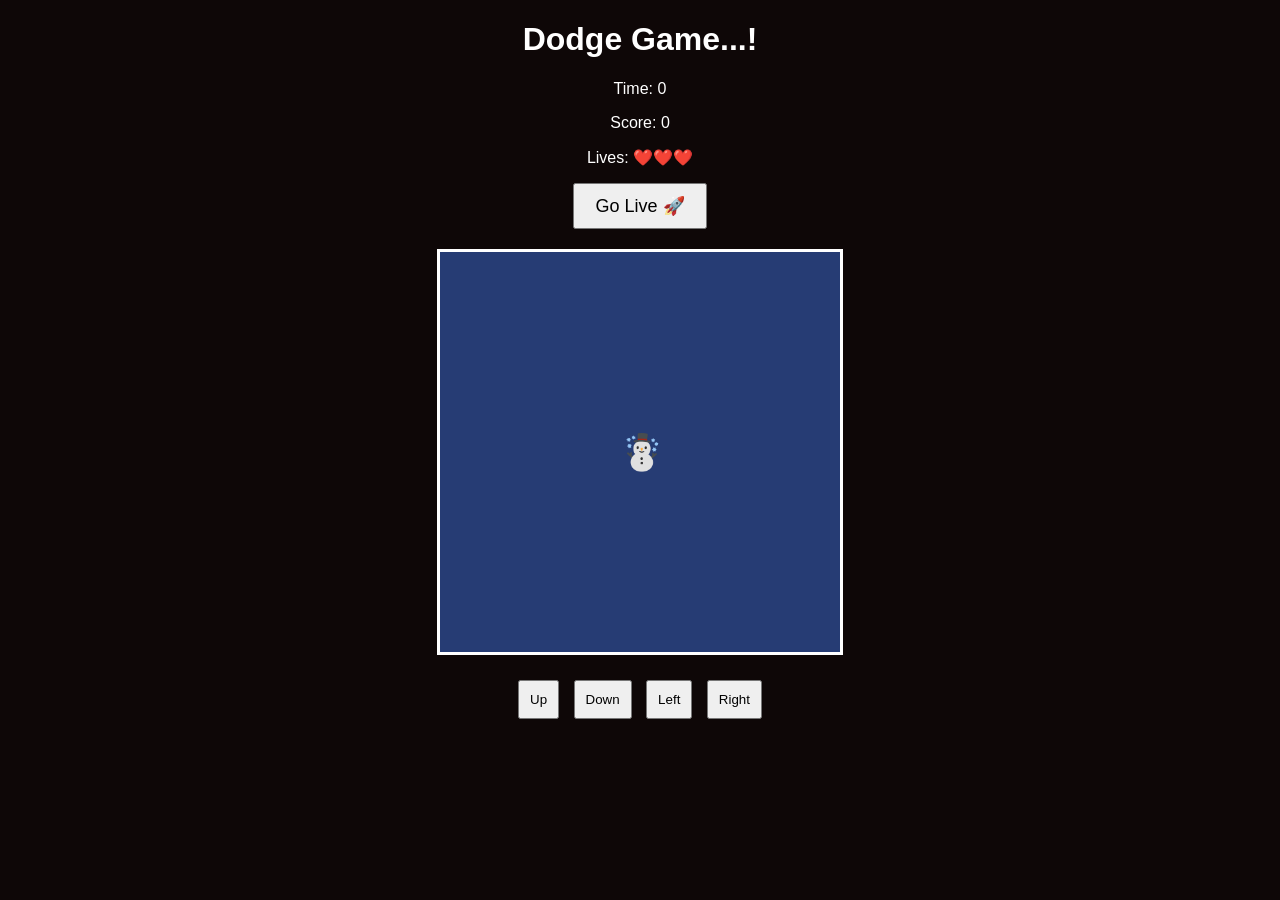
<file: game/index.html>
<!DOCTYPE html>
<html lang="en">
<head>
<meta charset="UTF-8">
<title>Dodge Game</title>
<link rel="stylesheet" href="styles.css">
</head>

<body>

<h1>Dodge Game...!</h1>
<p>Time: <span id="timer">0</span></p>
<p>Score: <span id="score">0</span></p>
<p>Lives: <span id="lives">❤️❤️❤️</span></p>

<button id="startBtn">Go Live 🚀</button>

<div id="gameArea">
    <div id="player">☃️</div>
</div>

<div id="controls">
    <button onclick="move('up')">Up</button>
    <button onclick="move('down')">Down</button>
    <button onclick="move('left')">Left</button>
    <button onclick="move('right')">Right</button>
</div>

<!-- AUDIO -->
<audio id="bgMusic" preload="auto">
     <source src="background.mp3" type="audio/mpeg">
</audio>

<audio id="collisionSound" preload="auto">
     <source src="button-2.wav" type="audio/wav">
</audio>

<script src="script.js"></script>

</body>
</html>
</file>
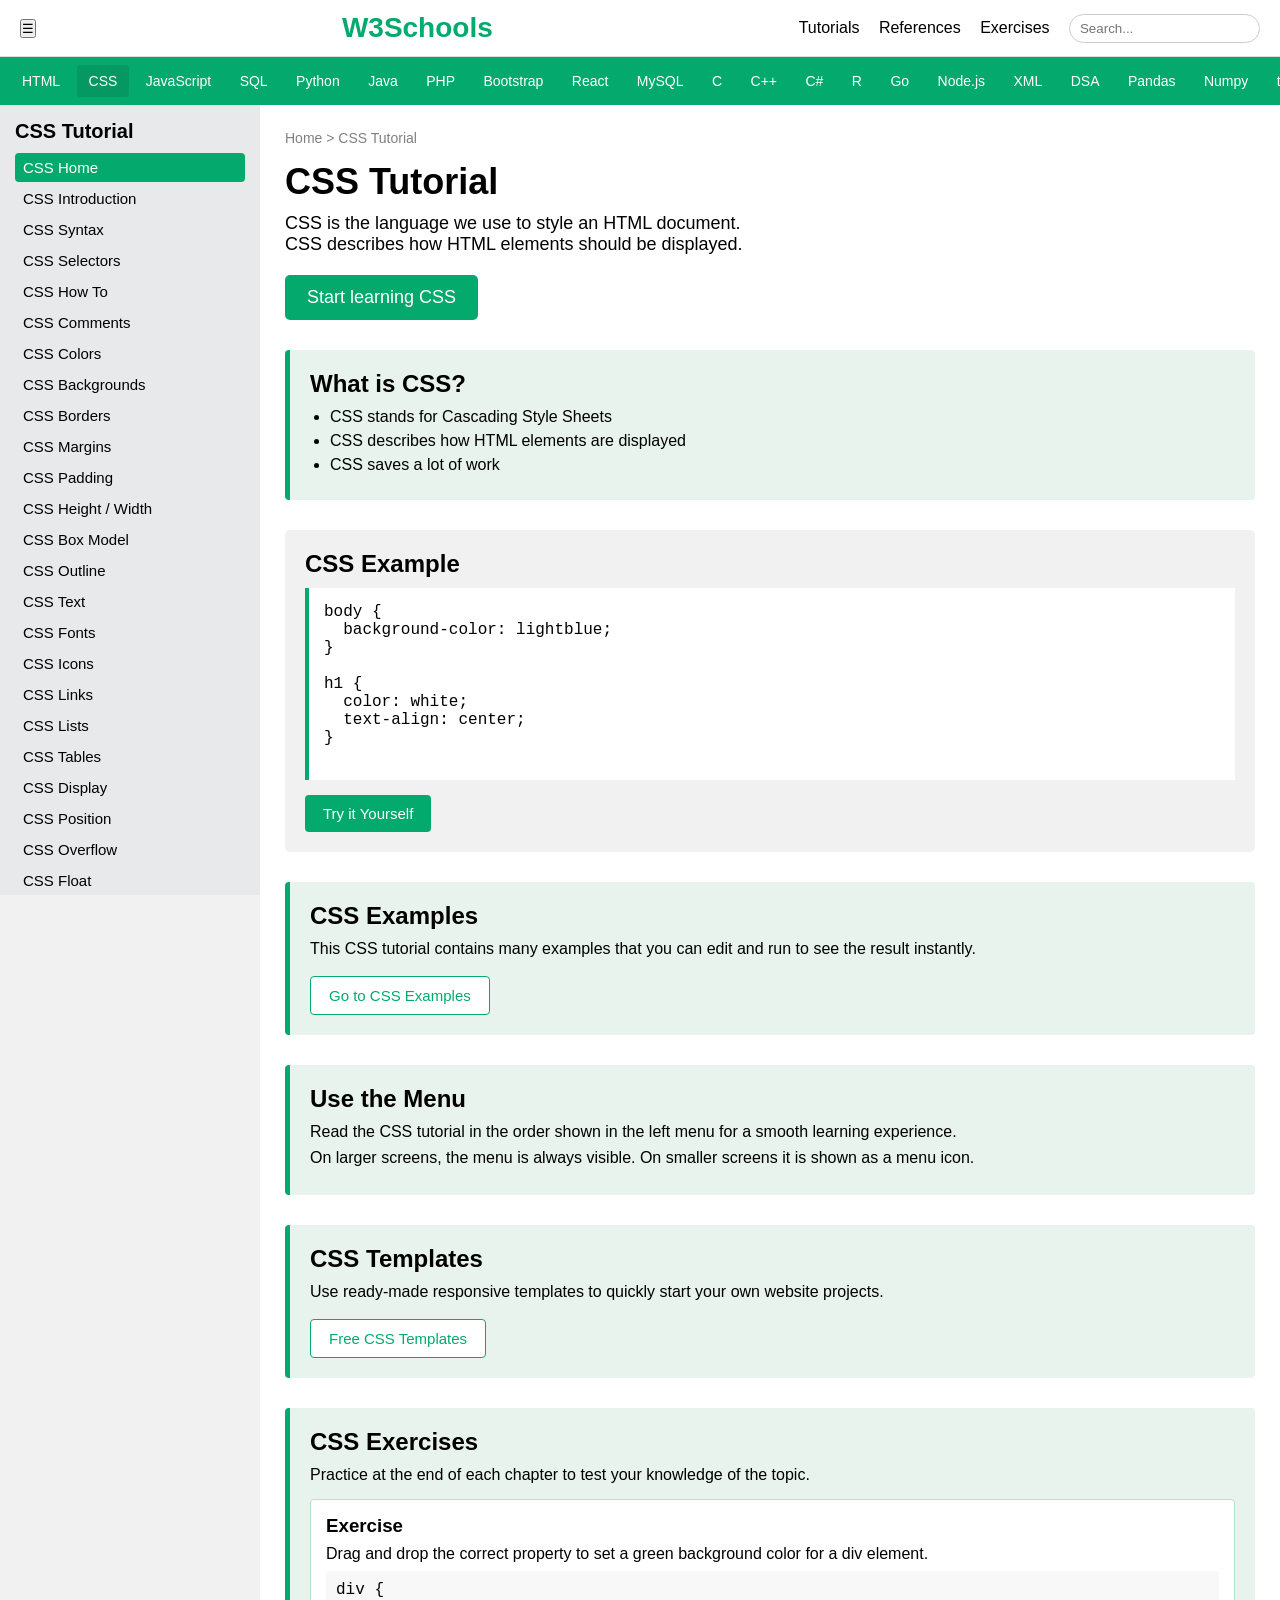
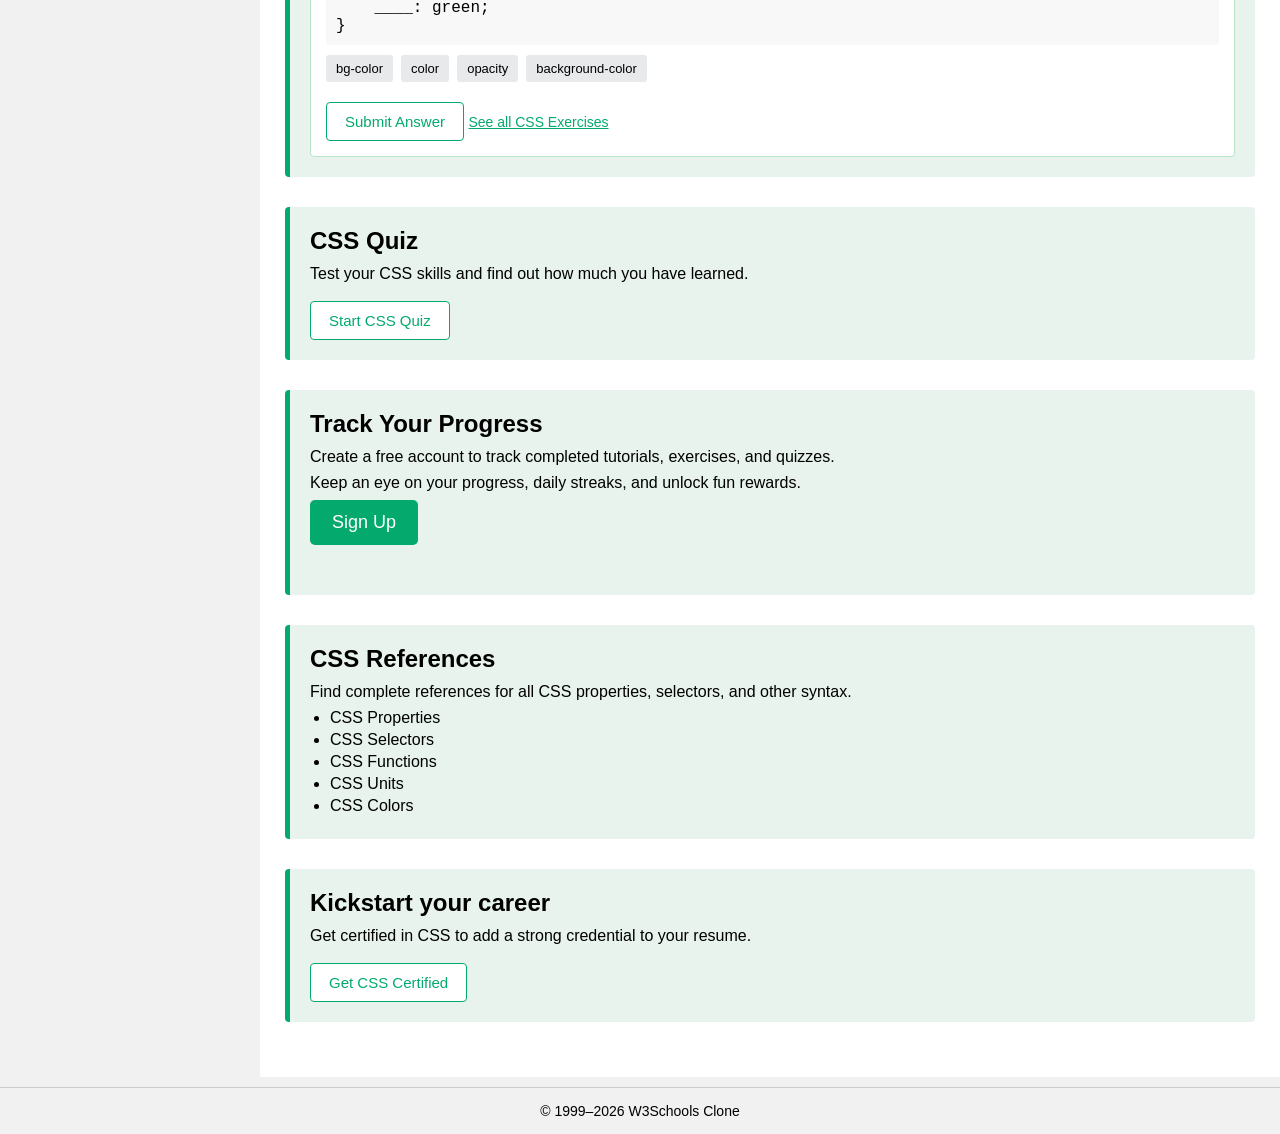
<file: w3schools_assignment3/index.html>
<!DOCTYPE html>
<html lang="en">
<head>
  <meta charset="UTF-8">
  <meta name="viewport" content="width=device-width, initial-scale=1.0">
  <title>CSS Tutorial - W3Schools Clone</title>
  <link rel="stylesheet" href="style.css">
</head>
<body>

<!-- TOP HEADER -->
<header class="top-header">
  <button class="menu-btn">&#9776;</button>
  <h2 class="logo">W3Schools</h2>
  <nav class="top-nav">
    <a href="#">Tutorials</a>
    <a href="#">References</a>
    <a href="#">Exercises</a>
    <input type="text" placeholder="Search...">
  </nav>
</header>

<!-- GREEN NAV BAR -->
<nav class="main-nav">
  <a>HTML</a>
  <a class="active">CSS</a>
  <a>JavaScript</a>
  <a>SQL</a>
  <a>Python</a>
  <a>Java</a>
  <a>PHP</a>
  <a>Bootstrap</a>
  <a>React</a>
  <a>MySQL</a>
  <a>C</a>
  <a>C++</a>
  <a>C#</a>
  <a>R</a>
  <a>Go</a>
  <a>Node.js</a>
  <a>XML</a>
  <a>DSA</a>
  <a>Pandas</a>
  <a>Numpy</a>
  <a>typescript</a>
  <a>Kotlin</a>
  <a>AI</a>
  <a>swift</a>
  <a>More</a>
</nav>

<!-- PAGE LAYOUT -->
<div class="layout">

  <!-- LEFT SIDEBAR -->
  <aside class="sidebar">
    <h3>CSS Tutorial</h3>

    <a class="active">CSS Home</a>
    <a>CSS Introduction</a>
    <a>CSS Syntax</a>
    <a>CSS Selectors</a>
    <a>CSS How To</a>
    <a>CSS Comments</a>
    <a>CSS Colors</a>
    <a>CSS Backgrounds</a>
    <a>CSS Borders</a>
    <a>CSS Margins</a>
    <a>CSS Padding</a>
    <a>CSS Height / Width</a>
    <a>CSS Box Model</a>
    <a>CSS Outline</a>
    <a>CSS Text</a>
    <a>CSS Fonts</a>
    <a>CSS Icons</a>
    <a>CSS Links</a>
    <a>CSS Lists</a>
    <a>CSS Tables</a>
    <a>CSS Display</a>
    <a>CSS Position</a>
    <a>CSS Overflow</a>
    <a>CSS Float</a>
    <a>CSS Inline-block</a>
    <a>CSS Align</a>
  </aside>

  <!-- MAIN CONTENT -->
  <main class="content">
    <p class="breadcrumb">Home &gt; CSS Tutorial</p>

    <h1>CSS Tutorial</h1>
    <p class="intro">
      CSS is the language we use to style an HTML document.<br>
      CSS describes how HTML elements should be displayed.
    </p>

    <button class="main-btn">Start learning CSS</button>

    <!-- WHAT IS CSS -->
    <section class="box">
      <h2>What is CSS?</h2>
      <ul>
        <li>CSS stands for Cascading Style Sheets</li>
        <li>CSS describes how HTML elements are displayed</li>
        <li>CSS saves a lot of work</li>
      </ul>
    </section>

    <!-- CSS EXAMPLE -->
    <section class="example">
      <h2>CSS Example</h2>
      <pre>
body {
  background-color: lightblue;
}

h1 {
  color: white;
  text-align: center;
}
      </pre>
      <button class="try-btn">Try it Yourself</button>
    </section>

    <!-- EXAMPLES IN EACH CHAPTER / CSS EXAMPLES -->
    <section class="box">
      <h2>CSS Examples</h2>
      <p>This CSS tutorial contains many examples that you can edit and run to see the result instantly.</p>
      <button class="secondary-btn">Go to CSS Examples</button>
    </section>

    <!-- USE THE MENU -->
    <section class="box">
      <h2>Use the Menu</h2>
      <p>Read the CSS tutorial in the order shown in the left menu for a smooth learning experience.</p>
      <p>On larger screens, the menu is always visible. On smaller screens it is shown as a menu icon.</p>
    </section>

    <!-- CSS TEMPLATES -->
    <section class="box">
      <h2>CSS Templates</h2>
      <p>Use ready-made responsive templates to quickly start your own website projects.</p>
      <button class="secondary-btn">Free CSS Templates</button>
    </section>

    <!-- CSS EXERCISES -->
    <section class="box">
      <h2>CSS Exercises</h2>
      <p>Practice at the end of each chapter to test your knowledge of the topic.</p>

      <div class="exercise">
        <h3>Exercise</h3>
        <p>Drag and drop the correct property to set a green background color for a div element.</p>
        <pre>div {
    ____: green;
}</pre>
        <div class="options">
          <span>bg-color</span>
          <span>color</span>
          <span>opacity</span>
          <span>background-color</span>
        </div>
        <button class="secondary-btn">Submit Answer</button>
        <button class="link-btn">See all CSS Exercises</button>
      </div>
    </section>

    <!-- CSS QUIZ -->
    <section class="box">
      <h2>CSS Quiz</h2>
      <p>Test your CSS skills and find out how much you have learned.</p>
      <button class="secondary-btn">Start CSS Quiz</button>
    </section>

    <!-- TRACK YOUR PROGRESS -->
    <section class="box">
      <h2>Track Your Progress</h2>
      <p>Create a free account to track completed tutorials, exercises, and quizzes.</p>
      <p>Keep an eye on your progress, daily streaks, and unlock fun rewards.</p>
      <button class="main-btn">Sign Up</button>
    </section>

    <!-- CSS REFERENCES -->
    <section class="box">
      <h2>CSS References</h2>
      <p>Find complete references for all CSS properties, selectors, and other syntax.</p>
      <ul class="ref-list">
        <li>CSS Properties</li>
        <li>CSS Selectors</li>
        <li>CSS Functions</li>
        <li>CSS Units</li>
        <li>CSS Colors</li>
      </ul>
    </section>

    <!-- KICKSTART YOUR CAREER -->
    <section class="box">
      <h2>Kickstart your career</h2>
      <p>Get certified in CSS to add a strong credential to your resume.</p>
      <button class="secondary-btn">Get CSS Certified</button>
    </section>

  </main>
</div>

<!-- FOOTER -->
<footer>
  <p>© 1999–2026 W3Schools Clone</p>
</footer>

</body>
</html>
</file>
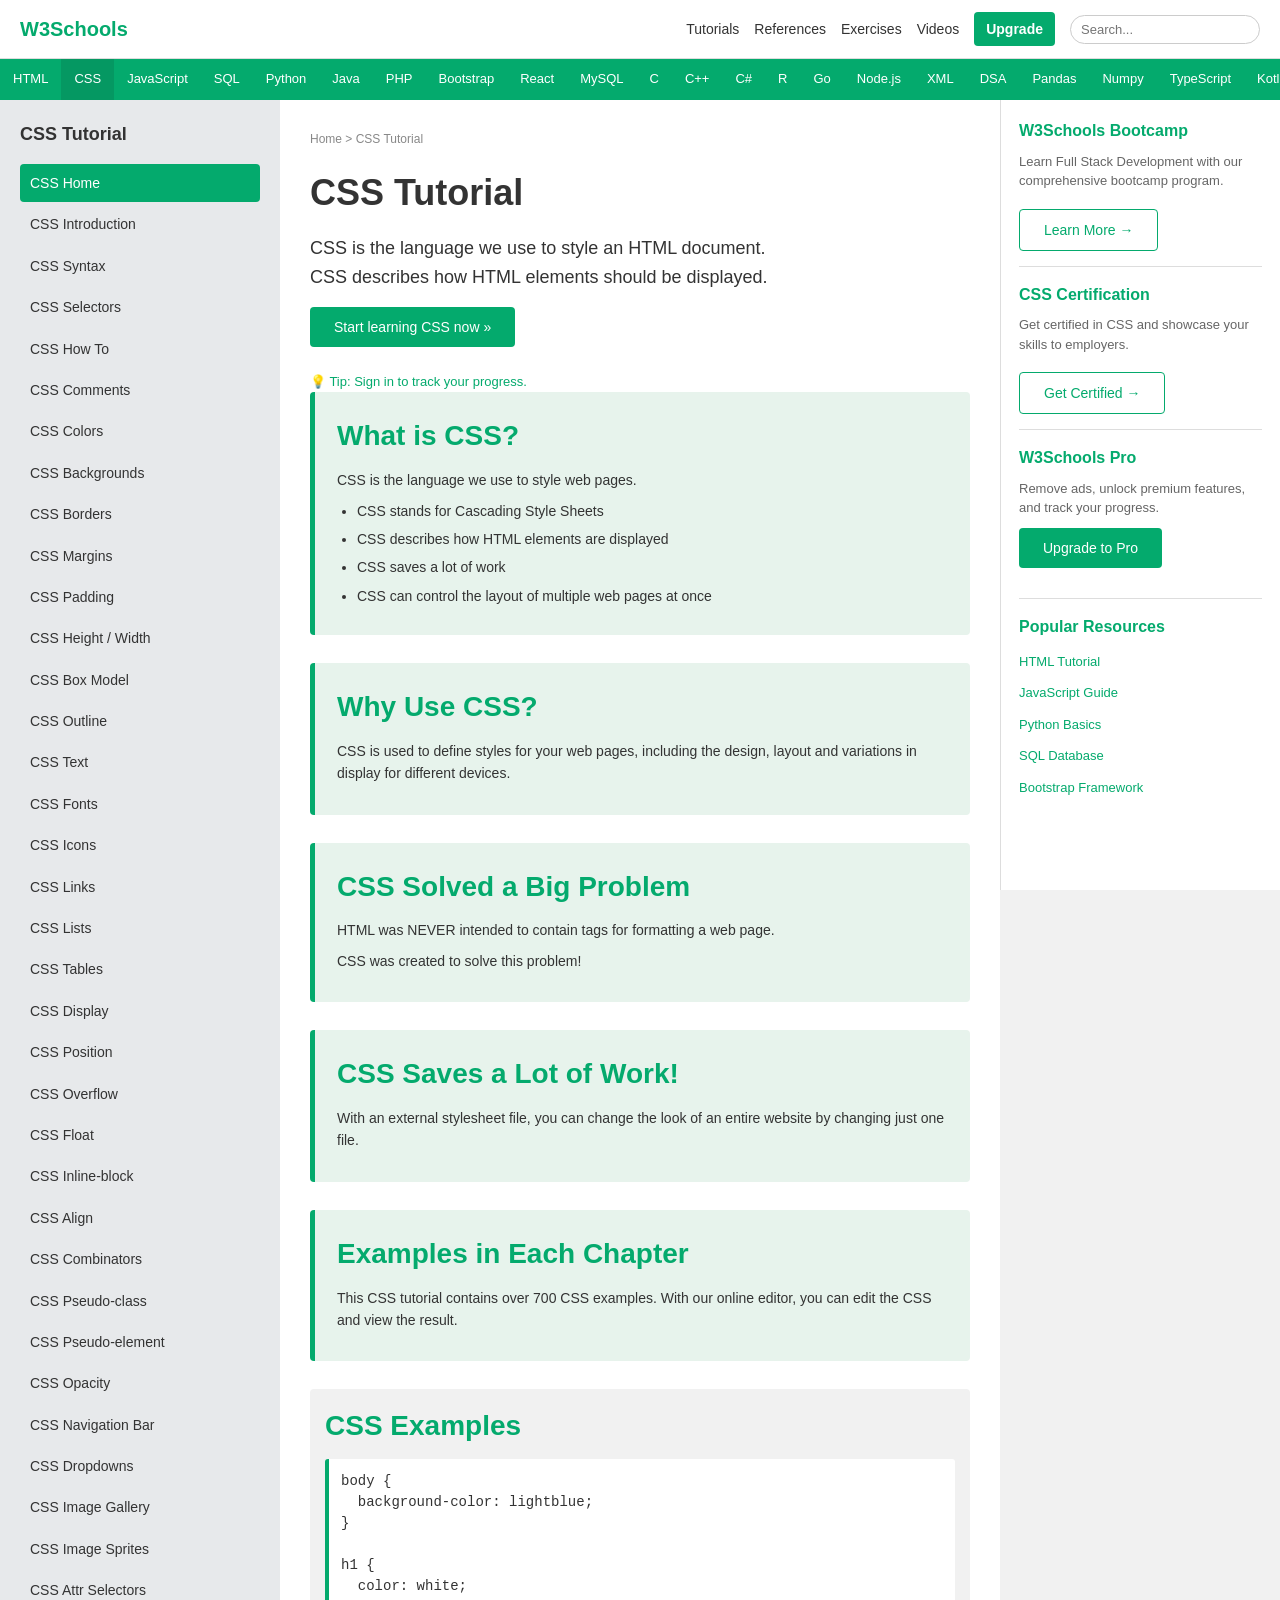
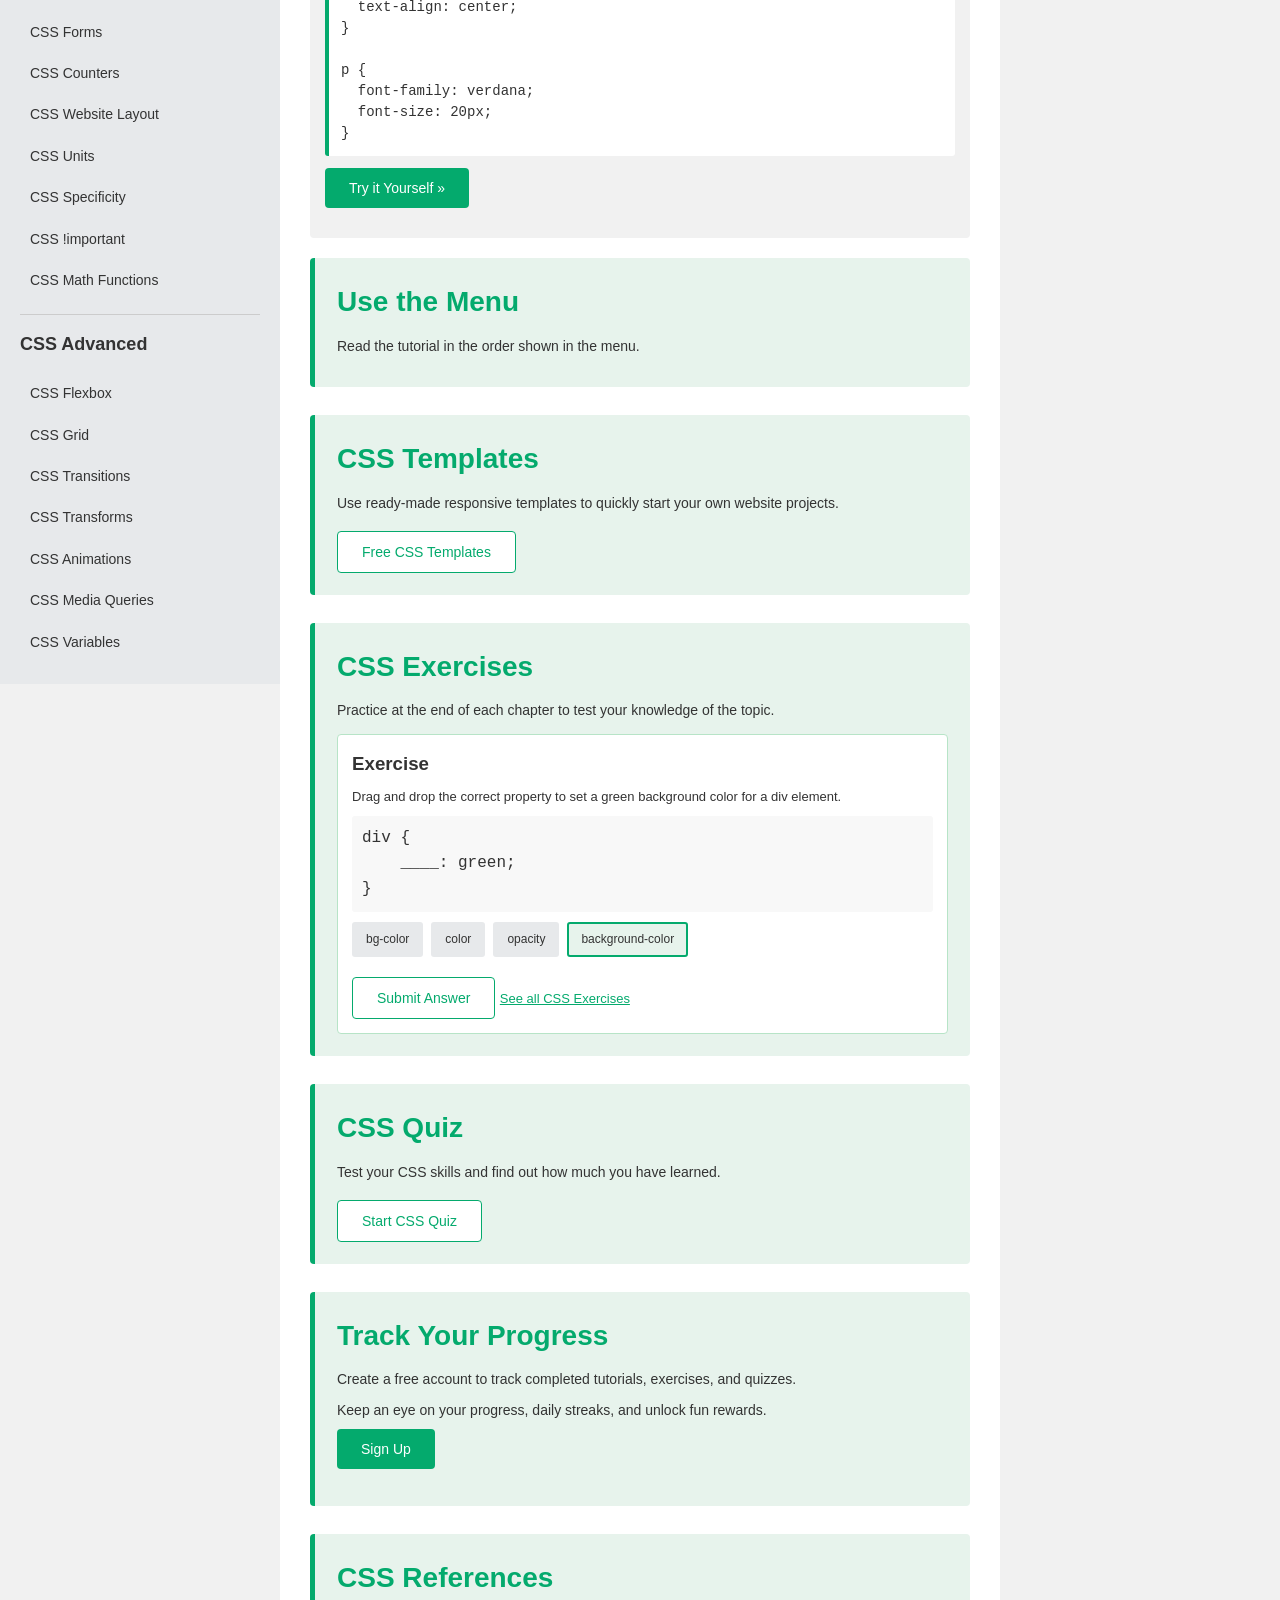
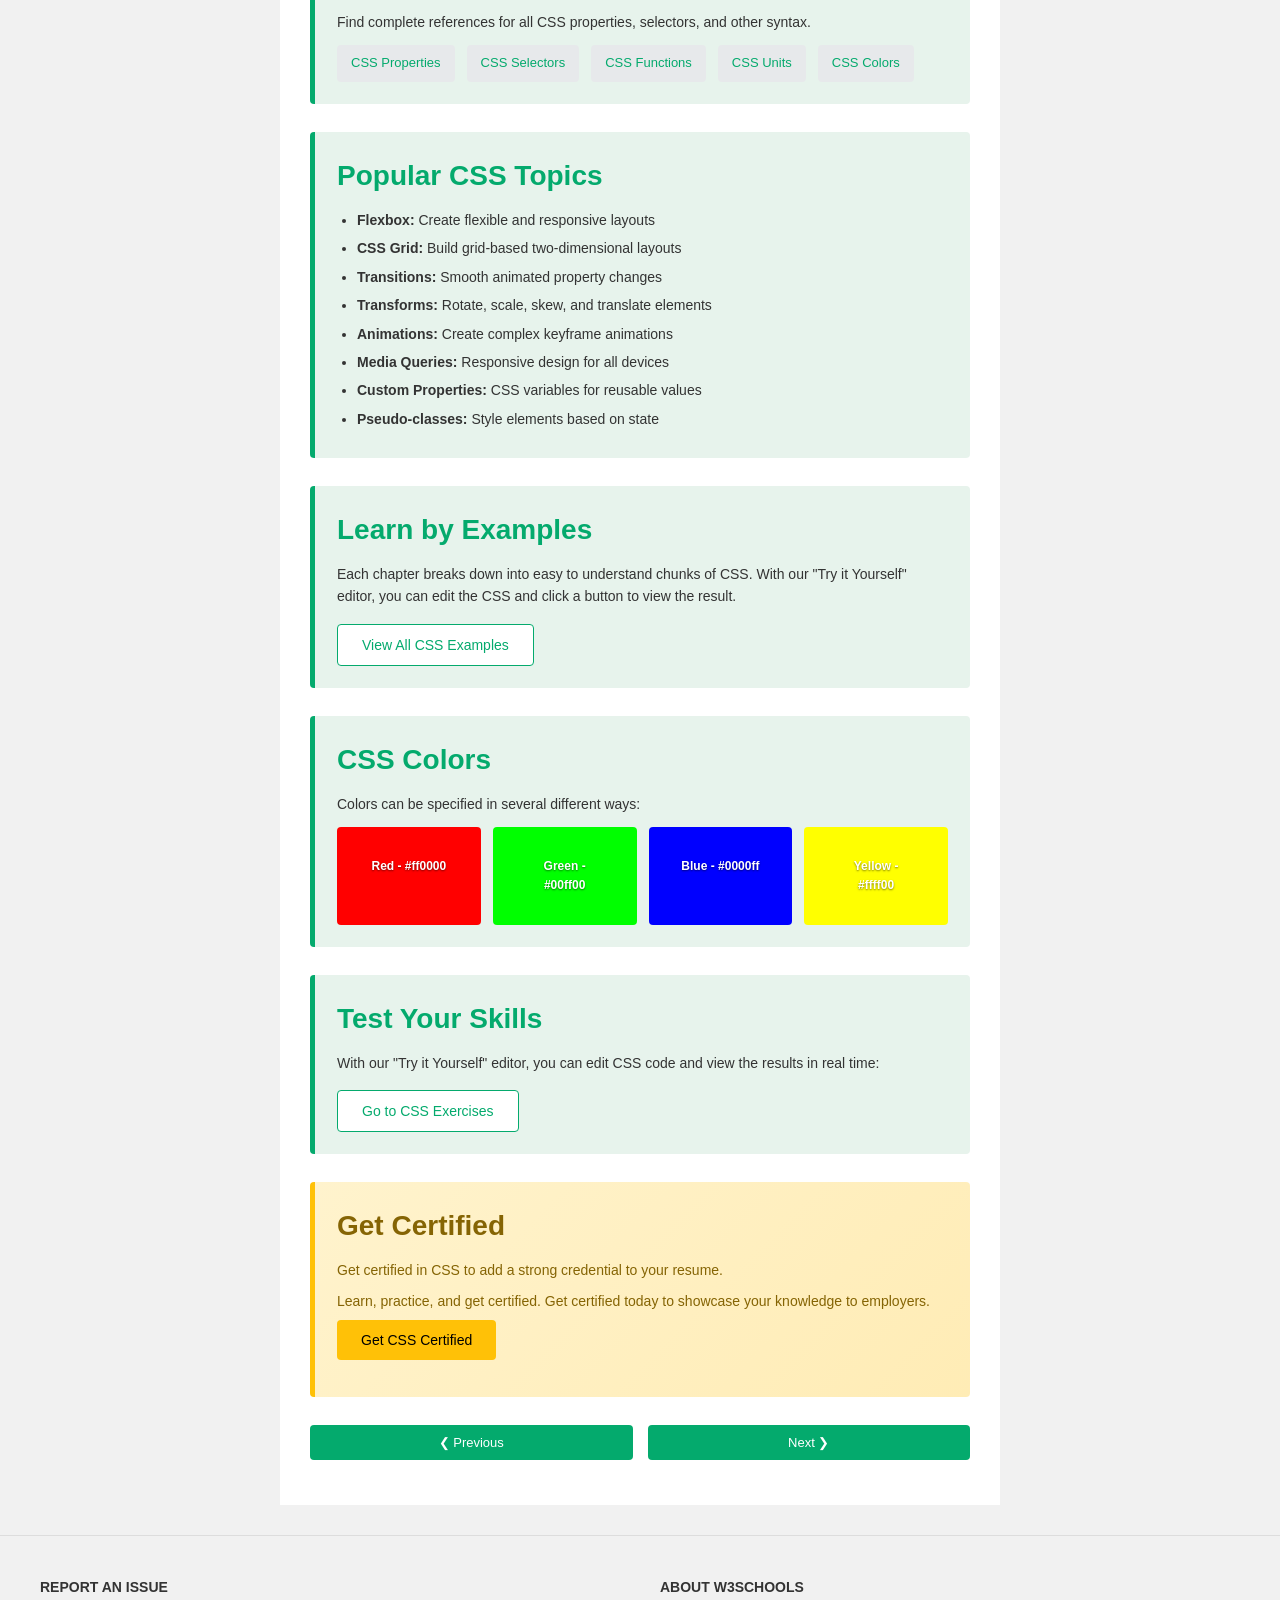
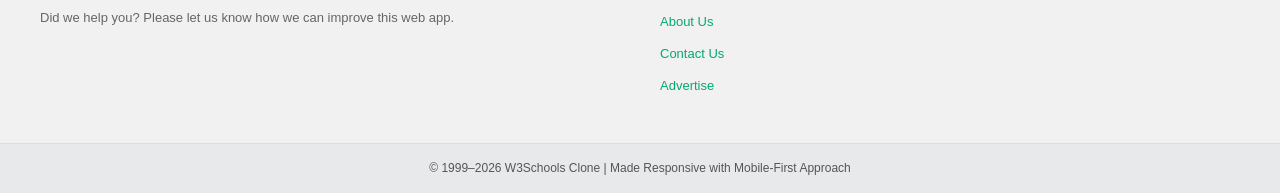
<file: w3schools_assignment4/index.html>
<!DOCTYPE html>
<html lang="en">
<head>
  <meta charset="UTF-8">
  <meta name="viewport" content="width=device-width, initial-scale=1.0">
  <meta name="description" content="W3Schools CSS Tutorial - Learn CSS from basic to advanced">
  <meta name="theme-color" content="#04AA6D">
  <title>CSS Tutorial - W3Schools Clone</title>
  <link rel="stylesheet" href="style.css">
</head>
<body>

<!-- TOP HEADER -->
<header class="top-header">
  <button class="menu-btn" id="menuToggle" aria-label="Toggle Menu">&#9776;</button>
  <h2 class="logo">W3Schools</h2>
  <nav class="top-nav">
    <a href="#tutorials" class="nav-link">Tutorials</a>
    <a href="#references" class="nav-link">References</a>
    <a href="#exercises" class="nav-link">Exercises</a>
    <a href="#videos" class="nav-link">Videos</a>
    <a href="#upgrade" class="nav-link upgrade-btn">Upgrade</a>
    <input type="text" class="search-box" placeholder="Search...">
  </nav>
</header>

<!-- GREEN NAV BAR -->
<nav class="main-nav" id="mainNav">
  <a class="nav-item">HTML</a>
  <a class="nav-item active">CSS</a>
  <a class="nav-item">JavaScript</a>
  <a class="nav-item">SQL</a>
  <a class="nav-item">Python</a>
  <a class="nav-item">Java</a>
  <a class="nav-item">PHP</a>
  <a class="nav-item">Bootstrap</a>
  <a class="nav-item">React</a>
  <a class="nav-item">MySQL</a>
  <a class="nav-item hide-mobile">C</a>
  <a class="nav-item hide-mobile">C++</a>
  <a class="nav-item hide-mobile">C#</a>
  <a class="nav-item hide-mobile">R</a>
  <a class="nav-item hide-mobile">Go</a>
  <a class="nav-item hide-mobile">Node.js</a>
  <a class="nav-item hide-tablet">XML</a>
  <a class="nav-item hide-tablet">DSA</a>
  <a class="nav-item hide-tablet">Pandas</a>
  <a class="nav-item hide-tablet">Numpy</a>
  <a class="nav-item hide-tablet">TypeScript</a>
  <a class="nav-item hide-tablet">Kotlin</a>
  <a class="nav-item hide-tablet">AI</a>
  <a class="nav-item hide-tablet">Swift</a>
  <a class="nav-item more-btn">More ▼</a>
</nav>

<!-- PAGE LAYOUT -->
<div class="layout">

  <!-- LEFT SIDEBAR -->
  <aside class="sidebar" id="sidebar">
    <button class="close-btn" id="closeBtn" aria-label="Close Menu">&times;</button>
    
    <h3>CSS Tutorial</h3>

    <a class="sidebar-link active">CSS Home</a>
    <a class="sidebar-link">CSS Introduction</a>
    <a class="sidebar-link">CSS Syntax</a>
    <a class="sidebar-link">CSS Selectors</a>
    <a class="sidebar-link">CSS How To</a>
    <a class="sidebar-link">CSS Comments</a>
    <a class="sidebar-link">CSS Colors</a>
    <a class="sidebar-link">CSS Backgrounds</a>
    <a class="sidebar-link">CSS Borders</a>
    <a class="sidebar-link">CSS Margins</a>
    <a class="sidebar-link">CSS Padding</a>
    <a class="sidebar-link">CSS Height / Width</a>
    <a class="sidebar-link">CSS Box Model</a>
    <a class="sidebar-link">CSS Outline</a>
    <a class="sidebar-link">CSS Text</a>
    <a class="sidebar-link">CSS Fonts</a>
    <a class="sidebar-link">CSS Icons</a>
    <a class="sidebar-link">CSS Links</a>
    <a class="sidebar-link">CSS Lists</a>
    <a class="sidebar-link">CSS Tables</a>
    <a class="sidebar-link">CSS Display</a>
    <a class="sidebar-link">CSS Position</a>
    <a class="sidebar-link">CSS Overflow</a>
    <a class="sidebar-link">CSS Float</a>
    <a class="sidebar-link">CSS Inline-block</a>
    <a class="sidebar-link">CSS Align</a>
    <a class="sidebar-link">CSS Combinators</a>
    <a class="sidebar-link">CSS Pseudo-class</a>
    <a class="sidebar-link">CSS Pseudo-element</a>
    <a class="sidebar-link">CSS Opacity</a>
    <a class="sidebar-link">CSS Navigation Bar</a>
    <a class="sidebar-link">CSS Dropdowns</a>
    <a class="sidebar-link">CSS Image Gallery</a>
    <a class="sidebar-link">CSS Image Sprites</a>
    <a class="sidebar-link">CSS Attr Selectors</a>
    <a class="sidebar-link">CSS Forms</a>
    <a class="sidebar-link">CSS Counters</a>
    <a class="sidebar-link">CSS Website Layout</a>
    <a class="sidebar-link">CSS Units</a>
    <a class="sidebar-link">CSS Specificity</a>
    <a class="sidebar-link">CSS !important</a>
    <a class="sidebar-link">CSS Math Functions</a>

    <hr style="margin: 15px 0; border: none; border-top: 1px solid #ccc;">

    <h3>CSS Advanced</h3>
    <a class="sidebar-link">CSS Flexbox</a>
    <a class="sidebar-link">CSS Grid</a>
    <a class="sidebar-link">CSS Transitions</a>
    <a class="sidebar-link">CSS Transforms</a>
    <a class="sidebar-link">CSS Animations</a>
    <a class="sidebar-link">CSS Media Queries</a>
    <a class="sidebar-link">CSS Variables</a>
  </aside>

  <!-- OVERLAY FOR MOBILE -->
  <div class="sidebar-overlay" id="sidebarOverlay"></div>

  <!-- MAIN CONTENT -->
  <main class="content">
    <p class="breadcrumb">Home &gt; CSS Tutorial</p>

    <h1>CSS Tutorial</h1>
    <p class="intro">
      CSS is the language we use to style an HTML document.<br>
      CSS describes how HTML elements should be displayed.
    </p>

    <button class="main-btn">Start learning CSS now »</button>
    <p class="tip">💡 Tip: Sign in to track your progress.</p>

    <!-- WHAT IS CSS -->
    <section class="box">
      <h2>What is CSS?</h2>
      <p>CSS is the language we use to style web pages.</p>
      <ul>
        <li>CSS stands for Cascading Style Sheets</li>
        <li>CSS describes how HTML elements are displayed</li>
        <li>CSS saves a lot of work</li>
        <li>CSS can control the layout of multiple web pages at once</li>
      </ul>
    </section>

    <section class="box">
      <h2>Why Use CSS?</h2>
      <p>CSS is used to define styles for your web pages, including the design, layout and variations in display for different devices.</p>
    </section>

    <section class="box">
      <h2>CSS Solved a Big Problem</h2>
      <p>HTML was NEVER intended to contain tags for formatting a web page.</p>
      <p>CSS was created to solve this problem!</p>
    </section>

    <section class="box">
      <h2>CSS Saves a Lot of Work!</h2>
      <p>With an external stylesheet file, you can change the look of an entire website by changing just one file.</p>
    </section>

    <!-- EXAMPLES IN EACH CHAPTER -->
    <section class="box">
      <h2>Examples in Each Chapter</h2>
      <p>This CSS tutorial contains over 700 CSS examples. With our online editor, you can edit the CSS and view the result.</p>
    </section>

    <!-- CSS EXAMPLE -->
    <section class="example">
      <h2>CSS Examples</h2>
      <pre><code>body {
  background-color: lightblue;
}

h1 {
  color: white;
  text-align: center;
}

p {
  font-family: verdana;
  font-size: 20px;
}</code></pre>
      <button class="try-btn">Try it Yourself »</button>
    </section>

    <!-- USE THE MENU -->
    <section class="box">
      <h2>Use the Menu</h2>
      <p>Read the tutorial in the order shown in the menu.</p>
    </section>

    <!-- CSS TEMPLATES -->
    <section class="box">
      <h2>CSS Templates</h2>
      <p>Use ready-made responsive templates to quickly start your own website projects.</p>
      <button class="secondary-btn">Free CSS Templates</button>
    </section>

    <!-- CSS EXERCISES -->
    <section class="box">
      <h2>CSS Exercises</h2>
      <p>Practice at the end of each chapter to test your knowledge of the topic.</p>

      <div class="exercise">
        <h3>Exercise</h3>
        <p>Drag and drop the correct property to set a green background color for a div element.</p>
        <pre><code>div {
    ____: green;
}</code></pre>
        <div class="options">
          <span class="option">bg-color</span>
          <span class="option">color</span>
          <span class="option">opacity</span>
          <span class="option correct">background-color</span>
        </div>
        <button class="secondary-btn">Submit Answer</button>
        <button class="link-btn">See all CSS Exercises</button>
      </div>
    </section>

    <!-- CSS QUIZ -->
    <section class="box">
      <h2>CSS Quiz</h2>
      <p>Test your CSS skills and find out how much you have learned.</p>
      <button class="secondary-btn">Start CSS Quiz</button>
    </section>

    <!-- TRACK YOUR PROGRESS -->
    <section class="box">
      <h2>Track Your Progress</h2>
      <p>Create a free account to track completed tutorials, exercises, and quizzes.</p>
      <p>Keep an eye on your progress, daily streaks, and unlock fun rewards.</p>
      <button class="main-btn">Sign Up</button>
    </section>

    <!-- CSS REFERENCES -->
    <section class="box">
      <h2>CSS References</h2>
      <p>Find complete references for all CSS properties, selectors, and other syntax.</p>
      <div class="ref-links">
        <span>CSS Properties</span>
        <span>CSS Selectors</span>
        <span>CSS Functions</span>
        <span>CSS Units</span>
        <span>CSS Colors</span>
      </div>
    </section>

    <!-- POPULAR TOPICS -->
    <section class="box">
      <h2>Popular CSS Topics</h2>
      <ul>
        <li><strong>Flexbox:</strong> Create flexible and responsive layouts</li>
        <li><strong>CSS Grid:</strong> Build grid-based two-dimensional layouts</li>
        <li><strong>Transitions:</strong> Smooth animated property changes</li>
        <li><strong>Transforms:</strong> Rotate, scale, skew, and translate elements</li>
        <li><strong>Animations:</strong> Create complex keyframe animations</li>
        <li><strong>Media Queries:</strong> Responsive design for all devices</li>
        <li><strong>Custom Properties:</strong> CSS variables for reusable values</li>
        <li><strong>Pseudo-classes:</strong> Style elements based on state</li>
      </ul>
    </section>

    <!-- LEARN BY EXAMPLES -->
    <section class="box">
      <h2>Learn by Examples</h2>
      <p>Each chapter breaks down into easy to understand chunks of CSS. With our "Try it Yourself" editor, you can edit the CSS and click a button to view the result.</p>
      <button class="secondary-btn">View All CSS Examples</button>
    </section>

    <!-- COLOR PALETTE -->
    <section class="box">
      <h2>CSS Colors</h2>
      <p>Colors can be specified in several different ways:</p>
      <div class="color-grid">
        <div class="color-box" style="background-color: #ff0000;">Red - #ff0000</div>
        <div class="color-box" style="background-color: #00ff00;">Green - #00ff00</div>
        <div class="color-box" style="background-color: #0000ff;">Blue - #0000ff</div>
        <div class="color-box" style="background-color: #ffff00;">Yellow - #ffff00</div>
      </div>
    </section>

    <!-- PRACTICE -->
    <section class="box">
      <h2>Test Your Skills</h2>
      <p>With our "Try it Yourself" editor, you can edit CSS code and view the results in real time:</p>
      <button class="secondary-btn">Go to CSS Exercises</button>
    </section>

    <!-- CERTIFICATION -->
    <section class="box highlight-box">
      <h2>Get Certified</h2>
      <p>Get certified in CSS to add a strong credential to your resume.</p>
      <p>Learn, practice, and get certified. Get certified today to showcase your knowledge to employers.</p>
      <button class="main-btn">Get CSS Certified</button>
    </section>

    <!-- NAVIGATION BUTTONS -->
    <div class="bottom-nav">
      <button class="nav-btn prev-btn">❮ Previous</button>
      <button class="nav-btn next-btn">Next ❯</button>
    </div>

  </main>

  <!-- RIGHT SIDEBAR - BOOTCAMPS & ADS -->
  <aside class="right-sidebar">
    <div class="bootcamp-section">
      <h3>W3Schools Bootcamp</h3>
      <p>Learn Full Stack Development with our comprehensive bootcamp program.</p>
      <button class="secondary-btn">Learn More →</button>
    </div>

    <hr style="margin: 15px 0; border: none; border-top: 1px solid #ddd;">

    <div class="bootcamp-section">
      <h3>CSS Certification</h3>
      <p>Get certified in CSS and showcase your skills to employers.</p>
      <button class="secondary-btn">Get Certified →</button>
    </div>

    <hr style="margin: 15px 0; border: none; border-top: 1px solid #ddd;">

    <div class="bootcamp-section">
      <h3>W3Schools Pro</h3>
      <p>Remove ads, unlock premium features, and track your progress.</p>
      <button class="main-btn">Upgrade to Pro</button>
    </div>

    <hr style="margin: 15px 0; border: none; border-top: 1px solid #ddd;">

    <div class="bootcamp-section">
      <h3>Popular Resources</h3>
      <ul style="list-style: none; margin: 0; padding: 0;">
        <li><a href="#">HTML Tutorial</a></li>
        <li><a href="#">JavaScript Guide</a></li>
        <li><a href="#">Python Basics</a></li>
        <li><a href="#">SQL Database</a></li>
        <li><a href="#">Bootstrap Framework</a></li>
      </ul>
    </div>
  </aside>
</div>

<!-- FOOTER -->
<footer class="footer">
  <div class="footer-content">
    <div class="footer-section">
      <h4>REPORT AN ISSUE</h4>
      <p>Did we help you? Please let us know how we can improve this web app.</p>
    </div>
    <div class="footer-section">
      <h4>ABOUT W3SCHOOLS</h4>
      <ul>
        <li><a href="#">About Us</a></li>
        <li><a href="#">Contact Us</a></li>
        <li><a href="#">Advertise</a></li>
      </ul>
    </div>
  </div>
  <div class="footer-bottom">
    <p>&copy; 1999–2026 W3Schools Clone | Made Responsive with Mobile-First Approach</p>
  </div>
</footer>

</body>
</html>
</file>
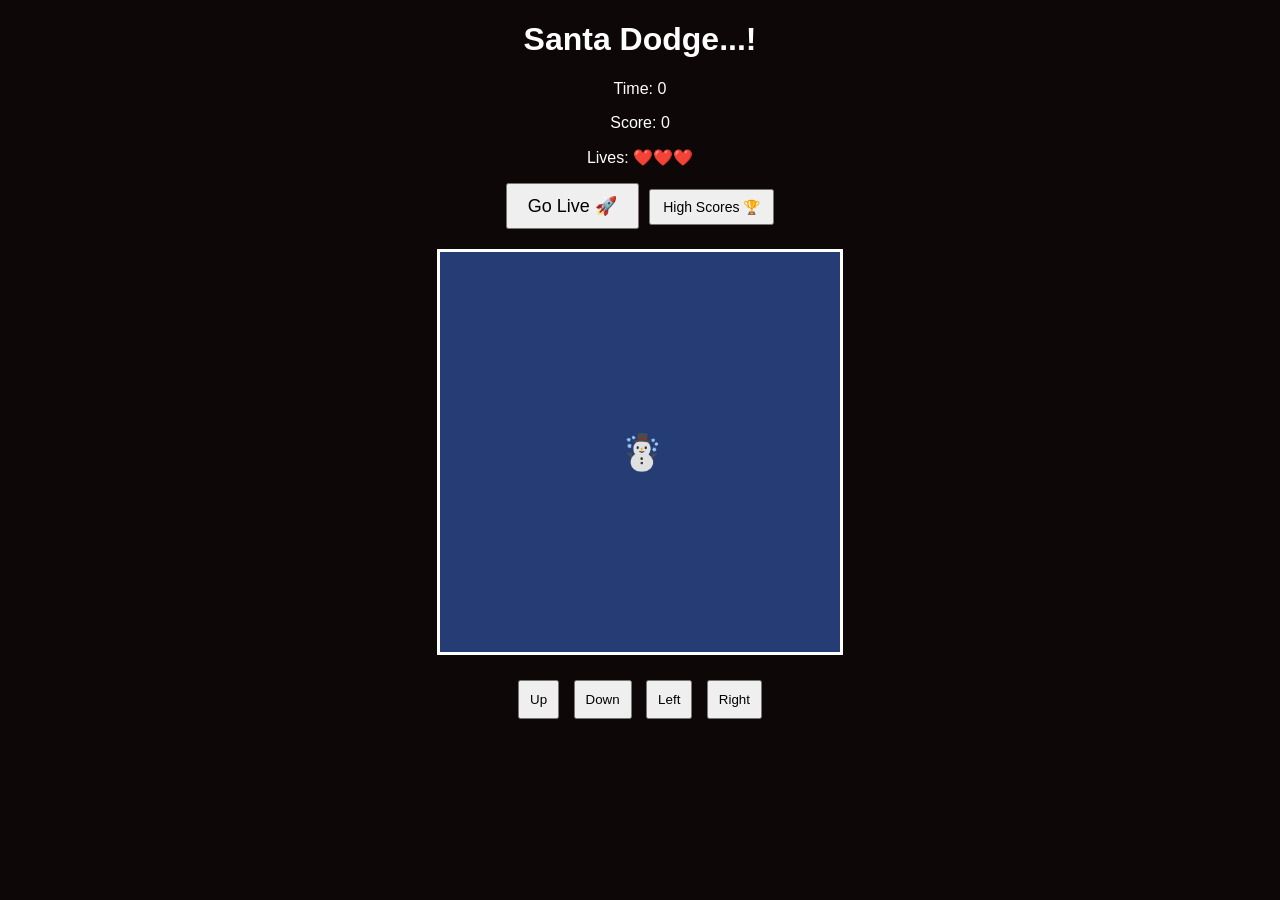
<file: game/codes/index.html>
<!DOCTYPE html>
<html lang="en">
<head>
<meta charset="UTF-8">
<title>Santa Dodge</title>
<link rel="stylesheet" href="styles.css">
</head>

<body>

<h1>Santa Dodge...!</h1>
<p>Time: <span id="timer">0</span></p>
<p>Score: <span id="score">0</span></p>
<p>Lives: <span id="lives">❤️❤️❤️</span></p>

<button id="startBtn">Go Live 🚀</button>
<button id="pauseBtn" style="display:none">Pause ⏸️</button>
<button id="muteBtn" style="display:none">Mute 🔈</button>
<button id="showScoresBtn">High Scores 🏆</button>

<div id="gameArea">
    <div id="player">☃️</div>
</div>

<div id="highScores" style="display:none; max-width:400px; margin:0 auto; text-align:left; color:#fff;">
    <h2>Top Scores</h2>
    <ol id="scoresList"></ol>
    <button id="closeScores">Close</button>
</div>

<div id="controls">
    <button onclick="move('up')">Up</button>
    <button onclick="move('down')">Down</button>
    <button onclick="move('left')">Left</button>
    <button onclick="move('right')">Right</button>
</div>

<!-- GAME OVER MODAL -->
<div id="gameOverModal" class="modal">
    <div class="modal-content">
        <div class="modal-header">GAME OVER</div>
        <div class="modal-body">
            <div class="score-display">
                <p class="label">Final Score</p>
                <p class="score-value" id="finalScore">0</p>
            </div>
            <div class="game-stats">
                <p>Time Survived: <span id="finalTime">0</span>s</p>
                <p>Lives Lost: 3</p>
            </div>
        </div>
        <div class="modal-footer">
            <button id="restartBtn" class="btn-restart">Play Again 🎮</button>
            <button id="otherGamesBtn" class="btn-other">Play Mini Games 🎯</button>
        </div>
    </div>
</div>

<!-- AUDIO -->
<audio id="bgMusic" preload="auto">
     <source src="background.mp3" type="audio/mpeg">
</audio>

<audio id="collisionSound" preload="auto">
     <source src="button-2.wav" type="audio/wav">
</audio>

<script src="script.js"></script>

</body>
</html>
</file>
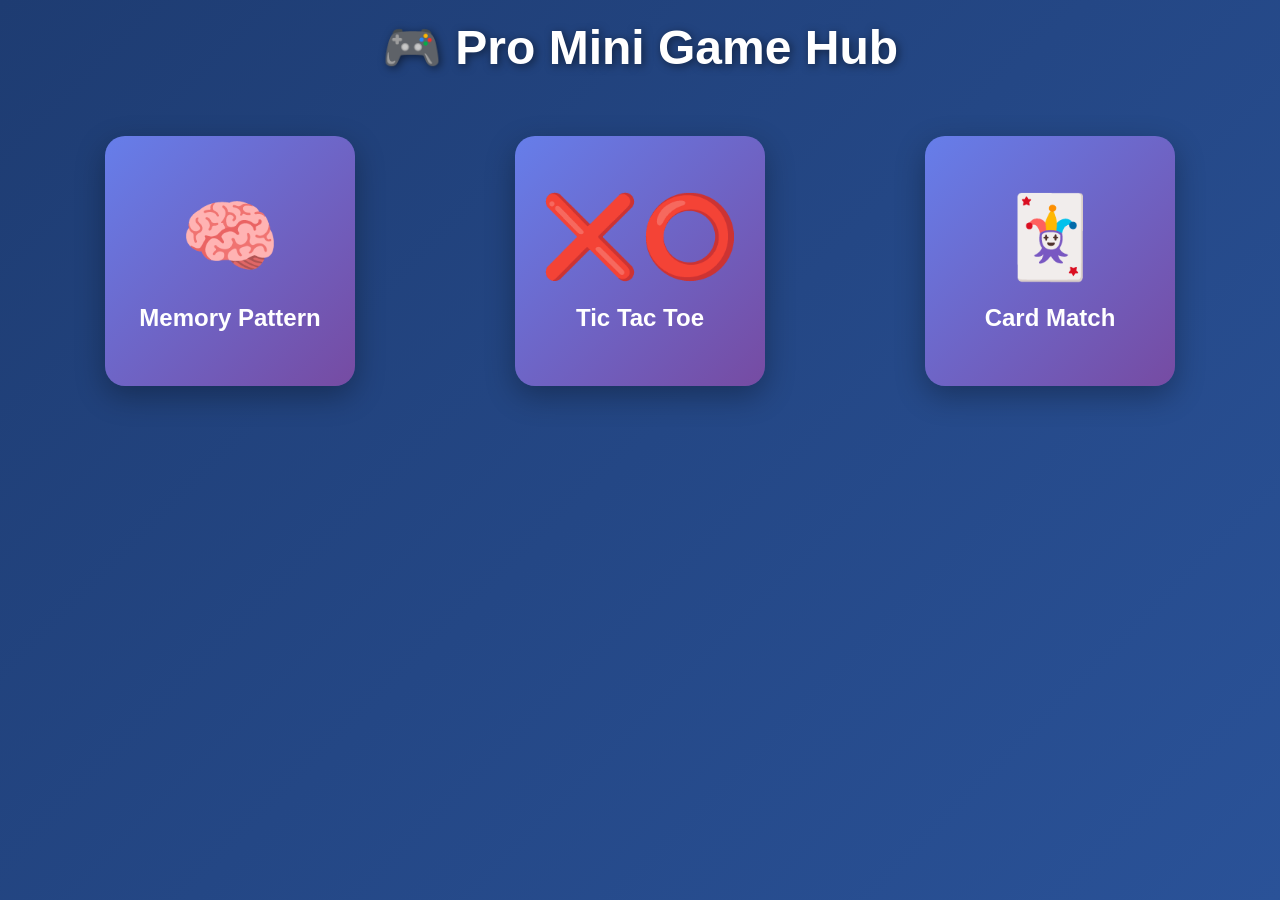
<file: game2/codes/index.html>
<!DOCTYPE html>
<html lang="en">
<head>
    <meta charset="UTF-8">
    <meta name="viewport" content="width=device-width, initial-scale=1.0">
    <title>Pro Mini Game Hub</title>
    <link rel="stylesheet" href="style.css">
</head>
<body>
    <div class="container">
        <h1>🎮 Pro Mini Game Hub</h1>
        
        <!-- HOME SCREEN -->
        <div id="home" class="screen active">
            <div class="games-menu">
                <div class="menu-card" onclick="startGame('memory')">
                    <div class="emoji">🧠</div>
                    <div class="title">Memory Pattern</div>
                </div>
                <div class="menu-card" onclick="startGame('tictac')">
                    <div class="emoji">❌⭕</div>
                    <div class="title">Tic Tac Toe</div>
                </div>
                <div class="menu-card" onclick="startGame('cards')">
                    <div class="emoji">🃏</div>
                    <div class="title">Card Match</div>
                </div>
            </div>
        </div>

        <!-- MEMORY GAME -->
        <div id="memory" class="screen">
            <button class="back-btn" onclick="goHome()">← Back</button>
            <h2>🧠 Memory Pattern Game</h2>
            
            <div class="game-info">
                <div class="info-box">
                    <span class="label">Level:</span>
                    <span class="value" id="memLevel">0</span>
                </div>
                <div class="info-box">
                    <span class="label">Score:</span>
                    <span class="value" id="memScore">0</span>
                </div>
            </div>

            <div class="controls">
                <button class="btn btn-start" id="memStart">Start Game</button>
                <button class="btn btn-reset" id="memReset">Reset</button>
            </div>

            <div class="memory-grid">
                <div class="memory-box" data-color="green"></div>
                <div class="memory-box" data-color="red"></div>
                <div class="memory-box" data-color="yellow"></div>
                <div class="memory-box" data-color="blue"></div>
            </div>
        </div>

        <!-- TIC TAC TOE GAME -->
        <div id="tictac" class="screen">
            <button class="back-btn" onclick="goHome()">← Back</button>
            <h2>❌⭕ Tic Tac Toe Game</h2>
            
            <div class="game-info">
                <div class="info-box">
                    <span class="label">X Wins:</span>
                    <span class="value" id="xWins">0</span>
                </div>
                <div class="info-box">
                    <span class="label">O Wins:</span>
                    <span class="value" id="oWins">0</span>
                </div>
                <div class="info-box">
                    <span class="label">Turn:</span>
                    <span class="value" id="currentTurn">X</span>
                </div>
            </div>

            <div class="controls">
                <button class="btn btn-start" id="ticStart">New Game</button>
                <button class="btn btn-reset" id="ticReset">Reset Scores</button>
            </div>

            <div class="tictac-grid" id="ticBoard"></div>
        </div>

        <!-- CARD MATCH GAME -->
        <div id="cards" class="screen">
            <button class="back-btn" onclick="goHome()">← Back</button>
            <h2>🃏 Card Match Game</h2>
            
            <div class="game-info">
                <div class="info-box">
                    <span class="label">Matches:</span>
                    <span class="value" id="cardMatches">0</span>/10
                </div>
                <div class="info-box">
                    <span class="label">Time:</span>
                    <span class="value" id="cardTime">0</span>s
                </div>
            </div>

            <div class="controls">
                <button class="btn btn-start" id="cardStart">New Game</button>
                <button class="btn btn-reset" id="cardReset">Reset</button>
            </div>

            <div class="card-grid" id="cardBoard"></div>
        </div>
    </div>

    <!-- Audio -->
    <audio id="bgMusic" loop volume="0.3">
        <source src="https://www.soundhelix.com/examples/mp3/SoundHelix-Song-1.mp3" type="audio/mpeg">
    </audio>
    <audio id="clickSound">
        <source src="https://assets.mixkit.co/sfx/preview/mixkit-arcade-game-jump-coin-216.wav" type="audio/wav">
    </audio>
    <audio id="winSound">
        <source src="https://assets.mixkit.co/sfx/preview/mixkit-winning-chimes-2015.wav" type="audio/wav">
    </audio>
    <audio id="loseSound">
        <source src="https://assets.mixkit.co/sfx/preview/mixkit-player-losing-or-failing-2042.wav" type="audio/wav">
    </audio>

    <script src="script.js"></script>
</body>
</html>
</file>
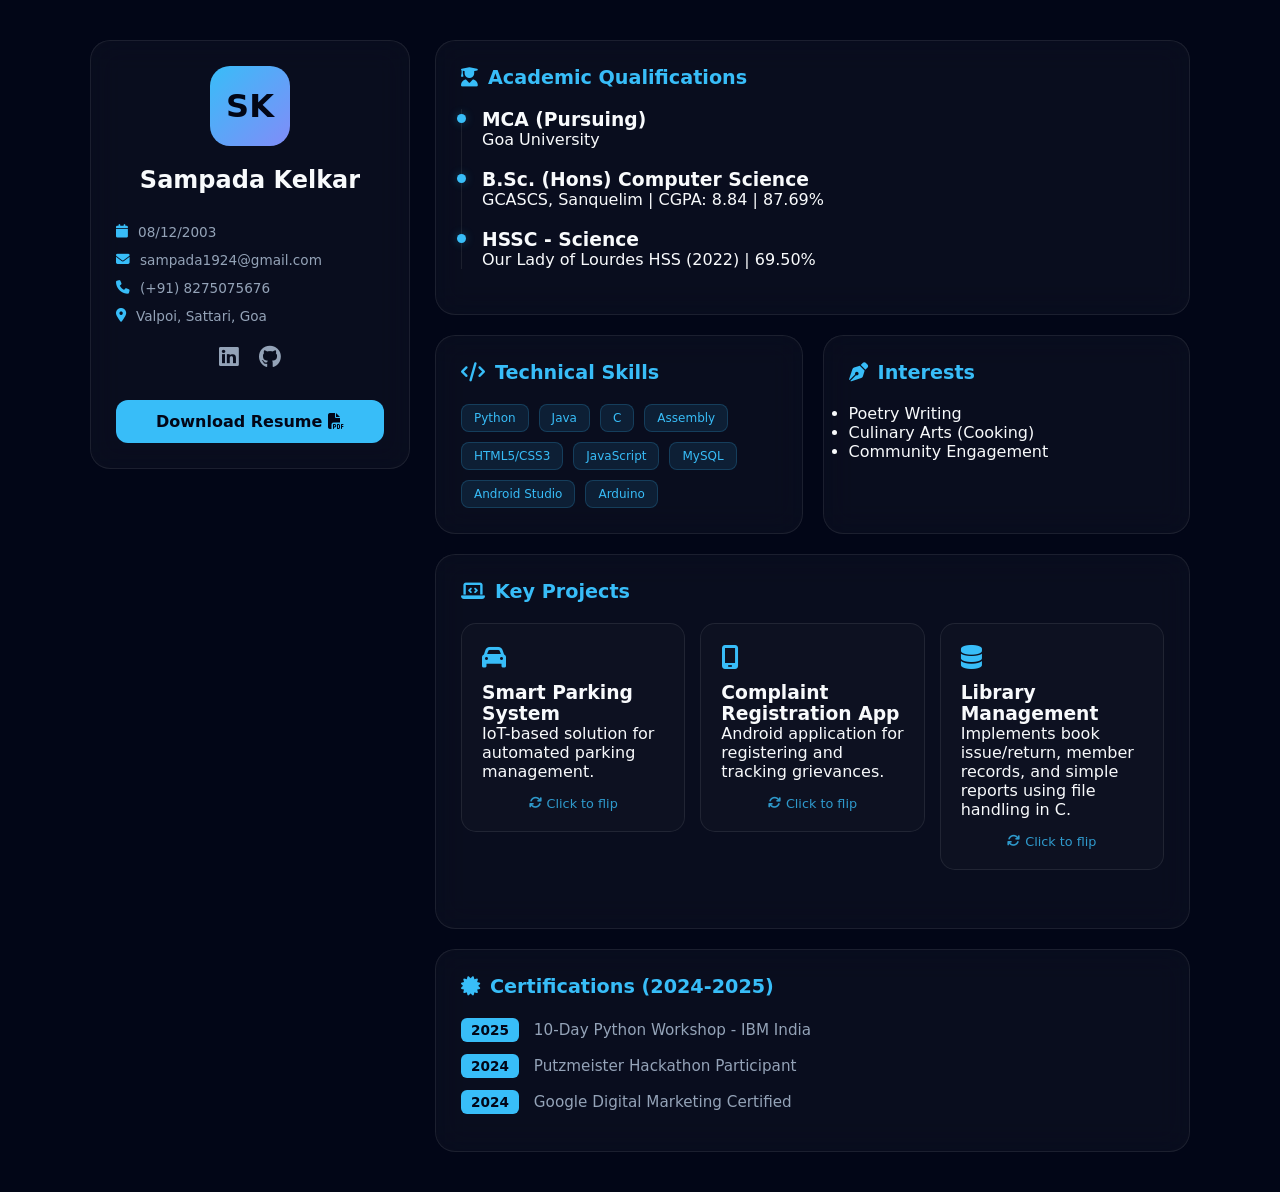
<file: card_by_card/profile.html>
<!DOCTYPE html>
<html lang="en">
<head>
    <meta charset="UTF-8">
    <meta name="viewport" content="width=device-width, initial-scale=1.0">
    <title>Sampada Kelkar | Portfolio</title>
    <!-- Link to the CSS file -->
    <link rel="stylesheet" href="styles.css">
    <!-- Font Awesome -->
    <link rel="stylesheet" href="https://cdnjs.cloudflare.com/ajax/libs/font-awesome/6.4.0/css/all.min.css">
</head>
<body>

<div class="container">
    <!-- SIDEBAR -->
    <aside class="sidebar glass-card">
        <div class="profile-img">SK</div>
        <h1>Sampada Kelkar</h1>
        
        <div class="contact-info">
            <div><i class="fa-solid fa-calendar"></i> 08/12/2003</div>
            <div><i class="fa-solid fa-envelope"></i> sampada1924@gmail.com</div>
            <div><i class="fa-solid fa-phone"></i> (+91) 8275075676</div>
            <div><i class="fa-solid fa-location-dot"></i> Valpoi, Sattari, Goa</div>
        </div>

        <div class="social-links">
            <a href="https://linkedin.com" target="_blank"><i class="fa-brands fa-linkedin"></i></a>
            <a href="https://github.com" target="_blank"><i class="fa-brands fa-github"></i></a>
        </div>

        <a href="C:\Users\sampa\OneDrive\Documents\Sampada_Resume.docx" class="btn-download" download>
            Download Resume <i class="fa-solid fa-file-pdf"></i>
        </a>
    </aside>

    <!-- MAIN CONTENT -->
    <main class="main-content">
        
        <!-- EDUCATION -->
        <section class="glass-card full-width">
            <h2><i class="fa-solid fa-user-graduate"></i> Academic Qualifications</h2>
            <div class="timeline">
                <div class="timeline-item">
                    <h3>MCA (Pursuing)</h3>
                    <p>Goa University</p>
                </div>
                <div class="timeline-item">
                    <h3>B.Sc. (Hons) Computer Science</h3>
                    <p>GCASCS, Sanquelim | CGPA: 8.84 | 87.69%</p>
                </div>
                <div class="timeline-item">
                    <h3>HSSC - Science</h3>
                    <p>Our Lady of Lourdes HSS (2022) | 69.50%</p>
                </div>
            </div>
        </section>

        <!-- SKILLS -->
        <section class="glass-card">
            <h2><i class="fa-solid fa-code"></i> Technical Skills</h2>
            <div class="tags">
                <span class="tag">Python</span>
                <span class="tag">Java</span>
                <span class="tag">C</span>
                <span class="tag">Assembly</span>
                <span class="tag">HTML5/CSS3</span>
                <span class="tag">JavaScript</span>
                <span class="tag">MySQL</span>
                <span class="tag">Android Studio</span>
                <span class="tag">Arduino</span>
            </div>
        </section>

        <!-- INTERESTS -->
        <section class="glass-card">
            <h2><i class="fa-solid fa-pen-nib"></i> Interests</h2>
            <ul class="interest-list">
                <li>Poetry Writing</li>
                <li>Culinary Arts (Cooking)</li>
                <li>Community Engagement</li>
            </ul>
        </section>

        <!-- PROJECTS with FLIP CARDS -->
        <section class="glass-card full-width">
            <h2><i class="fa-solid fa-laptop-code"></i> Key Projects</h2>
            <div class="project-grid">

                <!-- CARD 1 -->
                <div class="flip-card">
                    <input type="checkbox" id="proj1">
                    <label for="proj1" class="flip-card-inner">
                        <div class="flip-card-front">
                            <div class="project-card">
                                <div class="project-icon"><i class="fa-solid fa-car"></i></div>
                                <h3>Smart Parking System</h3>
                                <p>IoT-based solution for automated parking management.</p>
                                <div class="flip-hint"><i class="fa-solid fa-arrows-rotate"></i> Click to flip</div>
                            </div>
                        </div>
                        <div class="flip-card-back">
                            <div class="project-card">
                                <h3>Smart Parking System</h3>
                                <p>Uses QR codes, sensors, and camera modules to track vehicles, automate slot allocation, and generate entry/exit logs.</p>
                                <div class="flip-hint"><i class="fa-solid fa-arrows-rotate"></i> Click to flip</div>
                            </div>
                        </div>
                    </label>
                </div>

                <!-- CARD 2 -->
                <div class="flip-card">
                    <input type="checkbox" id="proj2">
                    <label for="proj2" class="flip-card-inner">
                        <div class="flip-card-front">
                            <div class="project-card">
                                <div class="project-icon"><i class="fa-solid fa-mobile-screen"></i></div>
                                <h3>Complaint Registration App</h3>
                                <p>Android application for registering and tracking grievances.</p>
                                <div class="flip-hint"><i class="fa-solid fa-arrows-rotate"></i> Click to flip</div>
                            </div>
                        </div>
                        <div class="flip-card-back">
                            <div class="project-card">
                                <h3>Complaint Registration App</h3>
                                <p>Multi-screen Android app with status tracking, basic validation, and categorized complaint submission.</p>
                                <div class="flip-hint"><i class="fa-solid fa-arrows-rotate"></i> Click to flip</div>
                            </div>
                        </div>
                    </label>
                </div>

                <!-- CARD 3 (example extra project) -->
                <div class="flip-card">
                    <input type="checkbox" id="proj3">
                    <label for="proj3" class="flip-card-inner">
                        <div class="flip-card-front">
                            <div class="project-card">
                                <div class="project-icon"><i class="fa-solid fa-database"></i></div>
                                <h3>Library Management</h3>
                                <p>Implements book issue/return, member records, and simple reports using file handling in C.</p>
                                <div class="flip-hint"><i class="fa-solid fa-arrows-rotate"></i> Click to flip</div>
                            </div>
                        </div>
                        <div class="flip-card-back">
                            <div class="project-card">
                                <h3>Library Management</h3>
                                <p>Implements library management system with file handling in C with issuing, returning books, and managing member records.</p>
                                <div class="flip-hint"><i class="fa-solid fa-arrows-rotate"></i> Click to flip</div>
                            </div>
                        </div>
                    </label>
                </div>
            </div>
        </section>

        <!-- CERTIFICATIONS -->
        <section class="glass-card full-width">
            <h2><i class="fa-solid fa-certificate"></i> Certifications (2024-2025)</h2>
            <div class="cert-list">
                <p><span>2025</span> 10-Day Python Workshop - IBM India</p>
                <p><span>2024</span> Putzmeister Hackathon Participant</p>
                <p><span>2024</span> Google Digital Marketing Certified</p>
            </div>
        </section>

    </main>
</div>

</body>
</html>
</file>
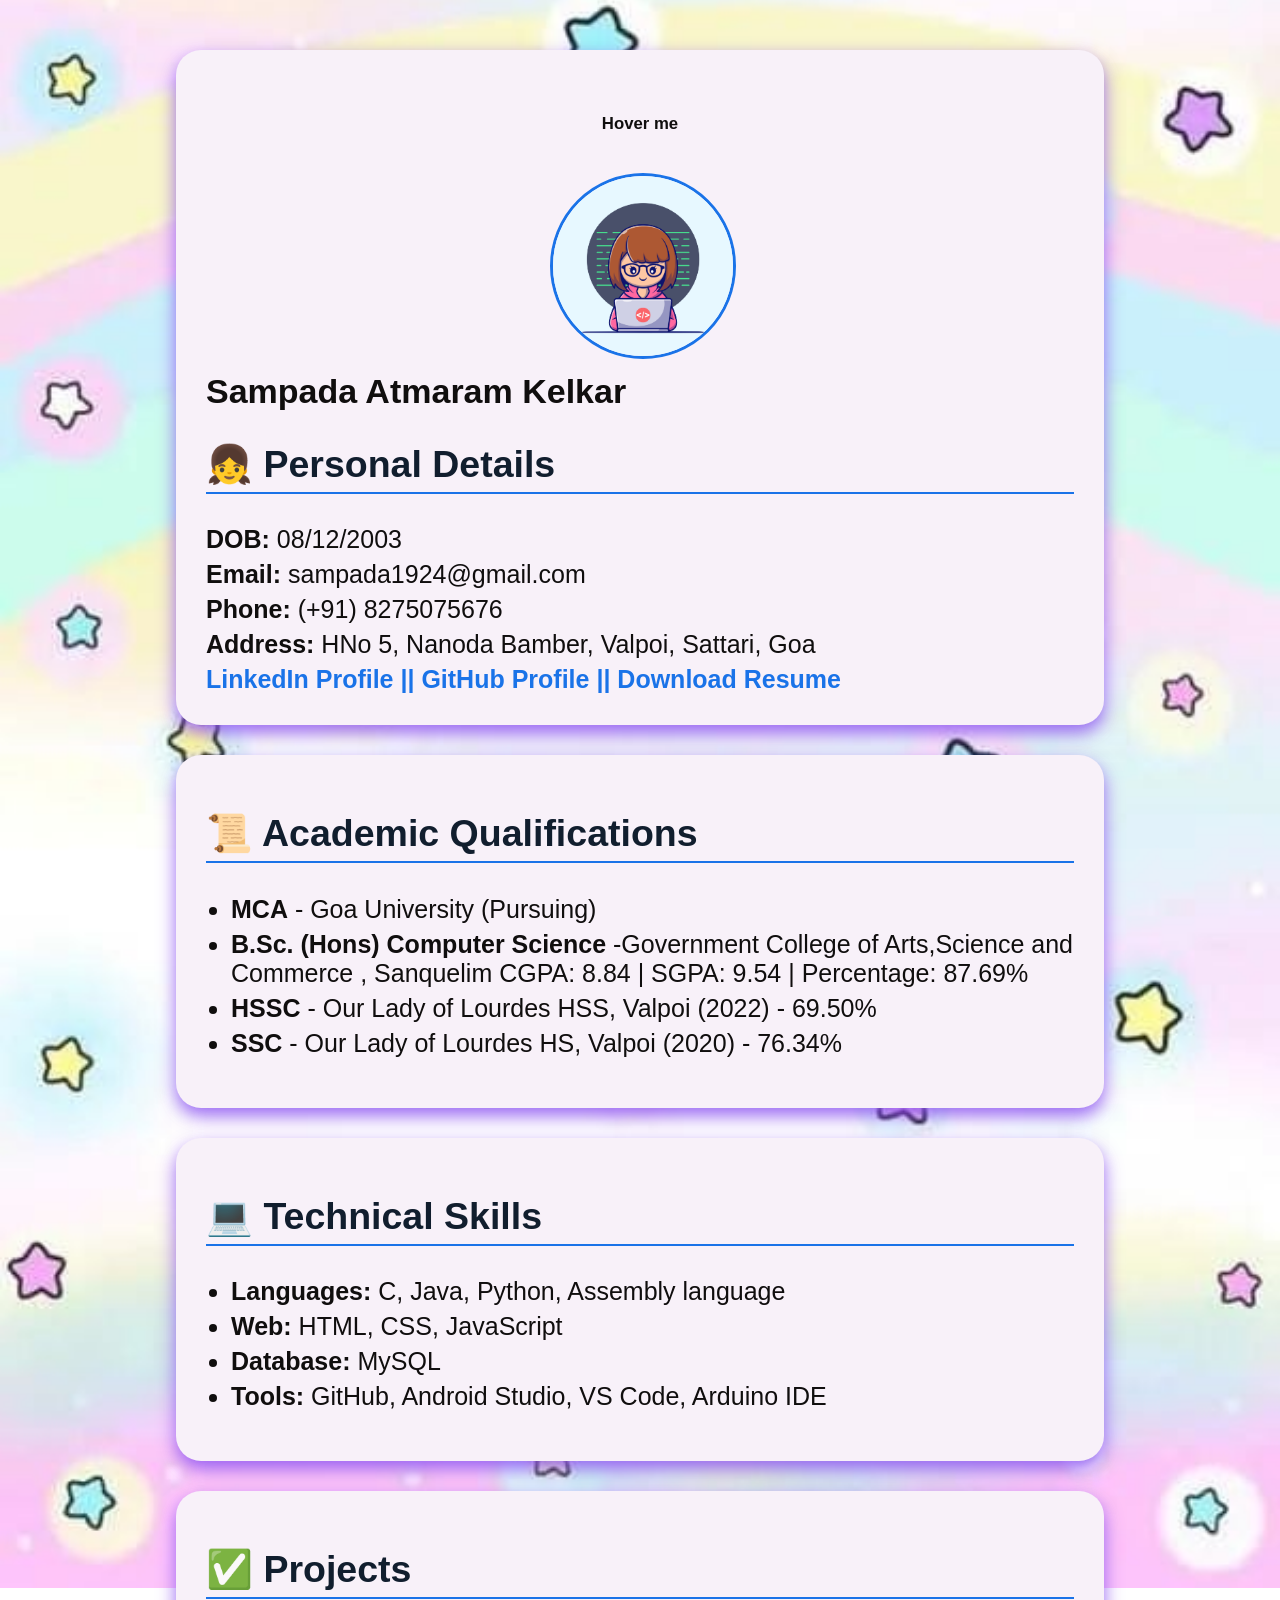
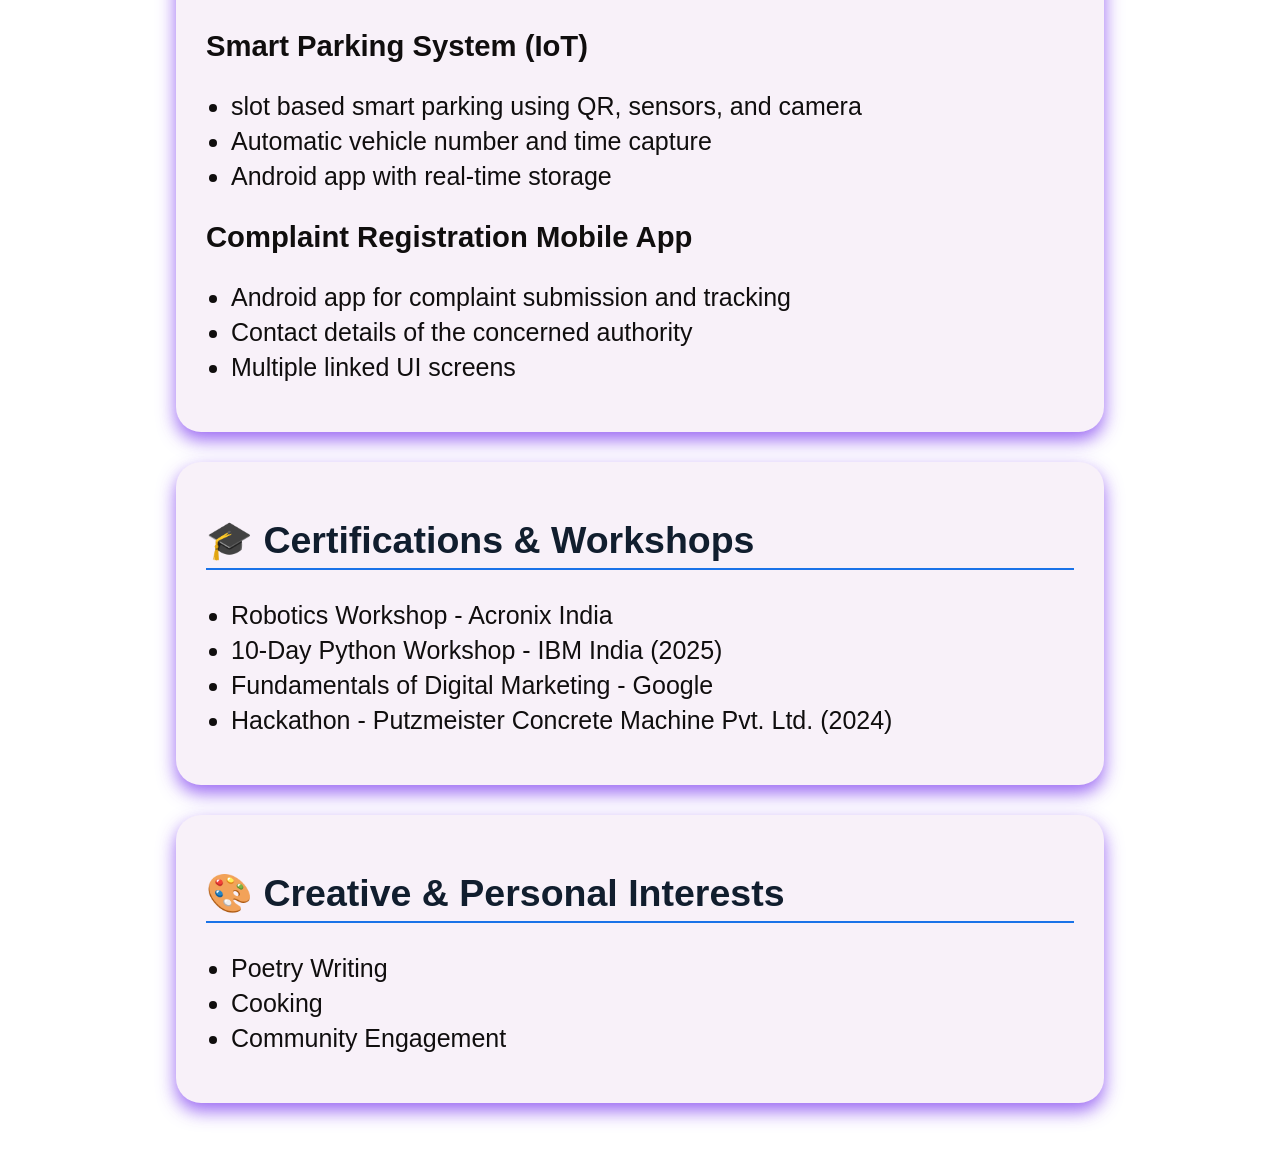
<file: external css file/external_css.html>
<!DOCTYPE html>
<html>

<head>
  <title>Sampada Kelkar - Resume</title>
  <link rel="stylesheet" href="style.css" />
</head>

<body>
  <!-- PROFILE SECTION -->
  <div class="section profile-section">
    <!-- DP FLIP EFFECT -->
    <div class="dp-container" align="center">
      <h6>Hover me </h6>
      <div class="dp-card" align="center">
        <img src="dp.jpg" class="front" alt="Real DP" />
        <img src="pass_photo.jpg" class="back" alt="Avatar DP" /><br><br><br>
      </div>
    </div>
<br>

<br>

    <h1 class="name"><strong>Sampada Atmaram Kelkar</strong></h1>
    <h2>👧 Personal Details</h2>
    <strong>DOB:</strong> 08/12/2003</p>
    <p><strong>Email:</strong> sampada1924@gmail.com</p>
    <p><strong>Phone:</strong> (+91) 8275075676</p>
    <p>
      <strong>Address:</strong> HNo 5, Nanoda Bamber, Valpoi, Sattari, Goa
    </p>

    <p>
      <strong><a href="https://www.linkedin.com/in/sampada-kelkar-a89476258/" target="_blank">LinkedIn
          Profile     ||      </a></strong>
         <strong><a href="https://github.com/sampadaKelkar" target="_blank">
          GitHub Profile      ||      </a></strong>
        <strong><a href="Sampada_Resume.pdf" target="_blank">Download Resume</a></strong>
    </p>
  </div>

  <!-- EDUCATION -->
  <div class="section">
    <h2>📜 Academic Qualifications</h2>
    <ul>
      <li><strong>MCA</strong> - Goa University (Pursuing)</li>
      <li>
        <strong>B.Sc. (Hons) Computer Science</strong> -Government College of
        Arts,Science and Commerce , Sanquelim CGPA: 8.84 | SGPA: 9.54 |
        Percentage: 87.69%
      </li>
      <li>
        <strong>HSSC</strong> - Our Lady of Lourdes HSS, Valpoi (2022) -
        69.50%
      </li>
      <li>
        <strong>SSC</strong> - Our Lady of Lourdes HS, Valpoi (2020) - 76.34%
      </li>
    </ul>
  </div>

  <!-- SKILLS -->
  <div class="section">
    <h2>💻 Technical Skills</h2>
    <ul>
      <li><strong>Languages:</strong> C, Java, Python, Assembly language</li>
      <li><strong>Web:</strong> HTML, CSS, JavaScript</li>
      <li><strong>Database:</strong> MySQL</li>
      <li><strong>Tools:</strong> GitHub, Android Studio, VS Code, Arduino IDE</li>
    </ul>

  </div>

  <!-- PROJECTS -->
  <div class="section">
    <h2>✅ Projects</h2>

    <h3>Smart Parking System (IoT)</h3>
    <ul>
      <li>slot based smart parking using QR, sensors, and camera</li>
      <li>Automatic vehicle number and time capture</li>
      <li>Android app with real-time storage</li>
    </ul>

    <h3>Complaint Registration Mobile App</h3>
    <ul>
      <li>Android app for complaint submission and tracking</li>
      <li>Contact details of the concerned authority</li>
      <li>Multiple linked UI screens</li>
    </ul>
  </div>

  <!-- CERTIFICATIONS -->
  <div class="section">
    <h2>🎓 Certifications & Workshops</h2>
    <ul>
      <li>Robotics Workshop - Acronix India</li>
      <li>10-Day Python Workshop - IBM India (2025)</li>
      <li>Fundamentals of Digital Marketing - Google</li>
      <li>Hackathon - Putzmeister Concrete Machine Pvt. Ltd. (2024)</li>
    </ul>
  </div>

  <!-- INTERESTS -->
  <div class="section">
    <h2>🎨 Creative & Personal Interests</h2>
    <ul>
      <li>Poetry Writing</li>
      <li>Cooking</li>
      <li>Community Engagement</li>
    </ul>
  </div>
</body>

</html>
</file>
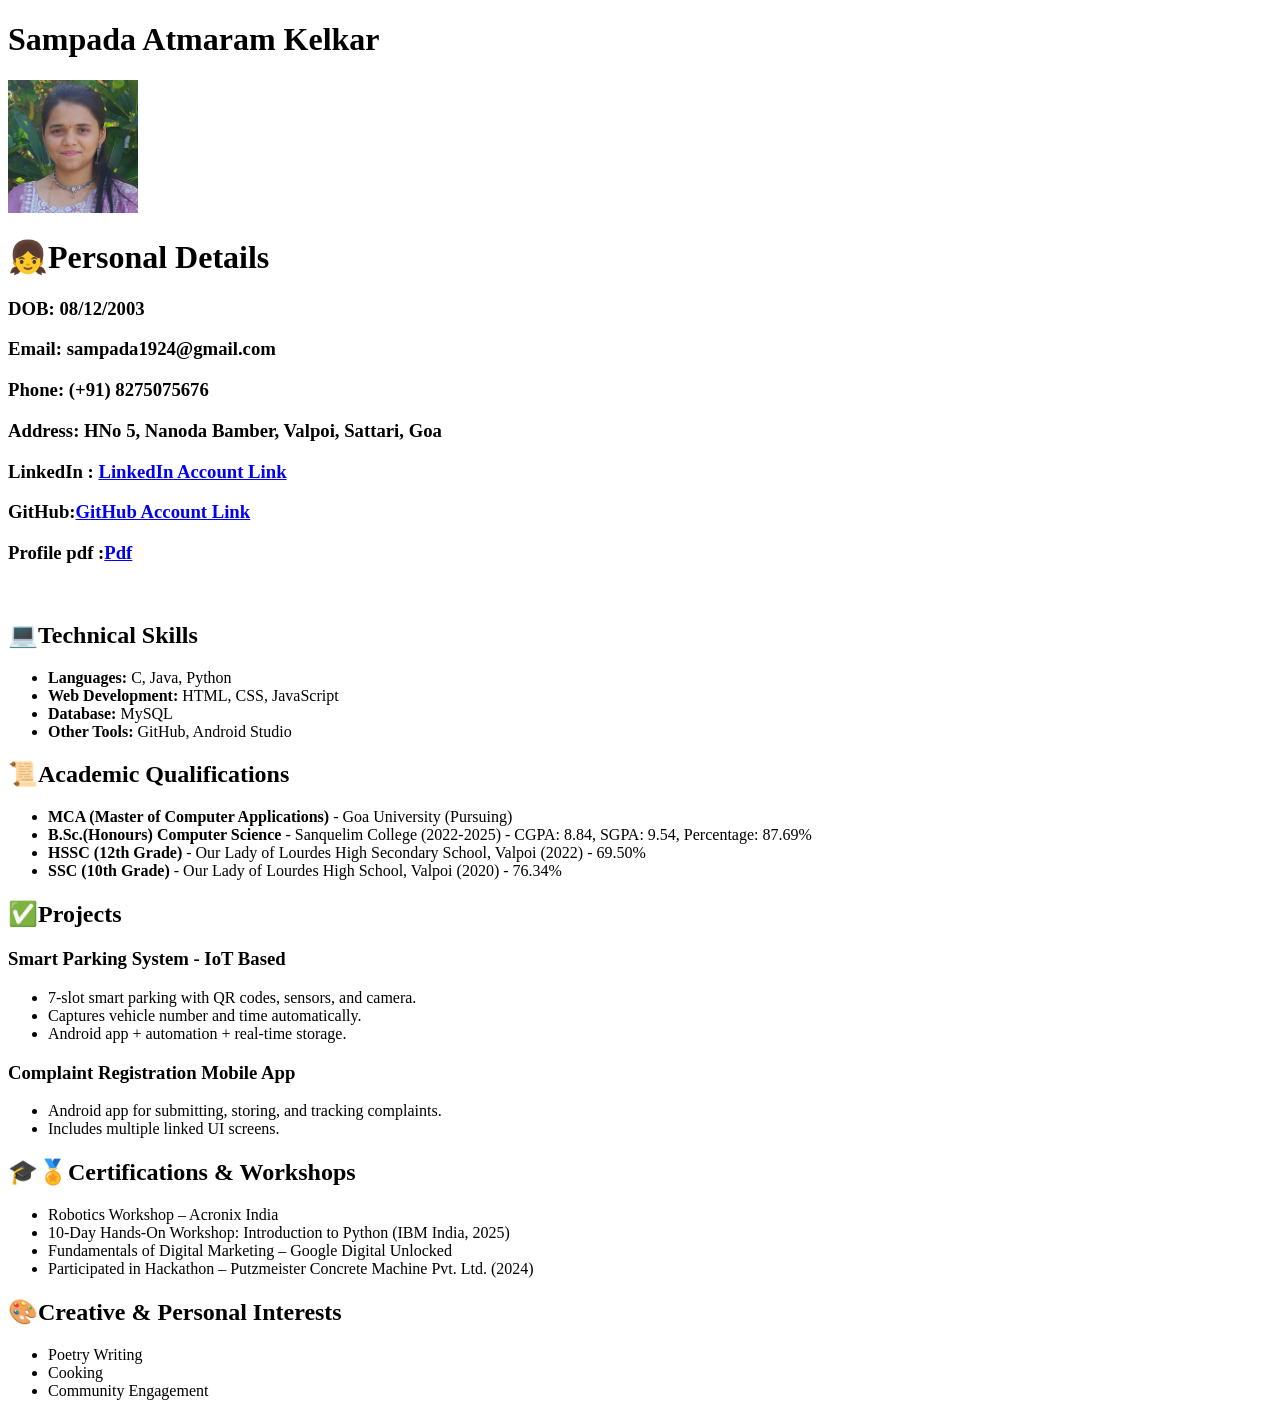
<file: html_portfolio/html_assignment_1.html>
<!DOCTYPE html>
<html>
  <head>
    <title>Sampada Kelkar - Portfolio</title>
    <!-- Simple HTML Portfolio without CSS -->
  </head>
  <body>
    <!-- Header Section -->
  
<!-- Profile Photo -->
<h1>Sampada Atmaram Kelkar</h1>

<img src="pass_photo.jpg" alt="Sampada Kelkar Photo" width="130" >



     <h1></a>👧Personal Details</h1>
    <h3><strong>DOB:</strong> 08/12/2003</h3>
    <h3><strong>Email:</strong> sampada1924@gmail.com</h3>
    <h3><strong>Phone:</strong> (+91) 8275075676</h3>
    <h3><strong>Address:</strong> HNo 5, Nanoda Bamber, Valpoi, Sattari, Goa</h3>
    <h3><strong>LinkedIn : </strong><a href="https://www.linkedin.com/in/sampada-kelkar-a89476258/">LinkedIn Account Link</a></h3>
    <h3><strong>GitHub:</strong><a href="https://github.com/sampadaKelkar">GitHub Account Link</a></h3>
    <h3><strong>Profile pdf :</strong><a href= "C:\Users\sampa\OneDrive\Documents\Sampada_Resume.docx">Pdf</a></h3>

    <!-- Skills Section -->
    <br>
    <h2>💻Technical Skills </h2>
    <!-- Mentioning programming languages, web skills, DB, tools -->
    <ul>
      <li><strong>Languages:</strong> C, Java, Python</li>
      <li><strong>Web Development:</strong> HTML, CSS, JavaScript</li>
      <li><strong>Database:</strong> MySQL</li>
      <li><strong>Other Tools:</strong> GitHub, Android Studio</li>
    </ul>

    <!-- Education Section -->
    <h2>📜Academic Qualifications</h2>
    <ul>
      <li>
        <strong>MCA (Master of Computer Applications)</strong> - Goa University
        (Pursuing)
      </li>
      <li>
        <strong>B.Sc.(Honours) Computer Science</strong> - Sanquelim College (2022-2025)
        - CGPA: 8.84, SGPA: 9.54, Percentage: 87.69%
      </li>
      <li>
        <strong>HSSC (12th Grade)</strong> - Our Lady of Lourdes High Secondary School, Valpoi
        (2022) - 69.50%
      </li>
      <li>
        <strong>SSC (10th Grade)</strong> - Our Lady of Lourdes High School, Valpoi
        (2020) - 76.34%
      </li>
    </ul>

    <!-- Projects Section -->
    <h2>✅Projects</h2>
    <!-- Project descriptions in simple bullet points -->
    <h3>Smart Parking System - IoT Based</h3>
    <ul>
      <li>7-slot smart parking with QR codes, sensors, and camera.</li>
      <li>Captures vehicle number and time automatically.</li>
      <li>Android app + automation + real-time storage.</li>
    </ul>

    <h3>Complaint Registration Mobile App</h3>
    <ul>
      <li>Android app for submitting, storing, and tracking complaints.</li>
      <li>Includes multiple linked UI screens.</li>
    </ul>

    <!-- Certifications Section -->
    <h2>🎓🏅Certifications & Workshops</h2>
    <ul>
      <li>Robotics Workshop – Acronix India</li>
      <li>
        10-Day Hands-On Workshop: Introduction to Python (IBM India, 2025)
      </li>
      <li>Fundamentals of Digital Marketing – Google Digital Unlocked</li>
      <li>
        Participated in Hackathon – Putzmeister Concrete Machine Pvt. Ltd.
        (2024)
      </li>
    </ul>

    <!-- Interests Section -->
    <h2>🎨Creative & Personal Interests</h2>
    <ul>
      <li>Poetry Writing</li>
      <li>Cooking</li>
      <li>Community Engagement</li>
    </ul>
  </body>
</html>
</file>
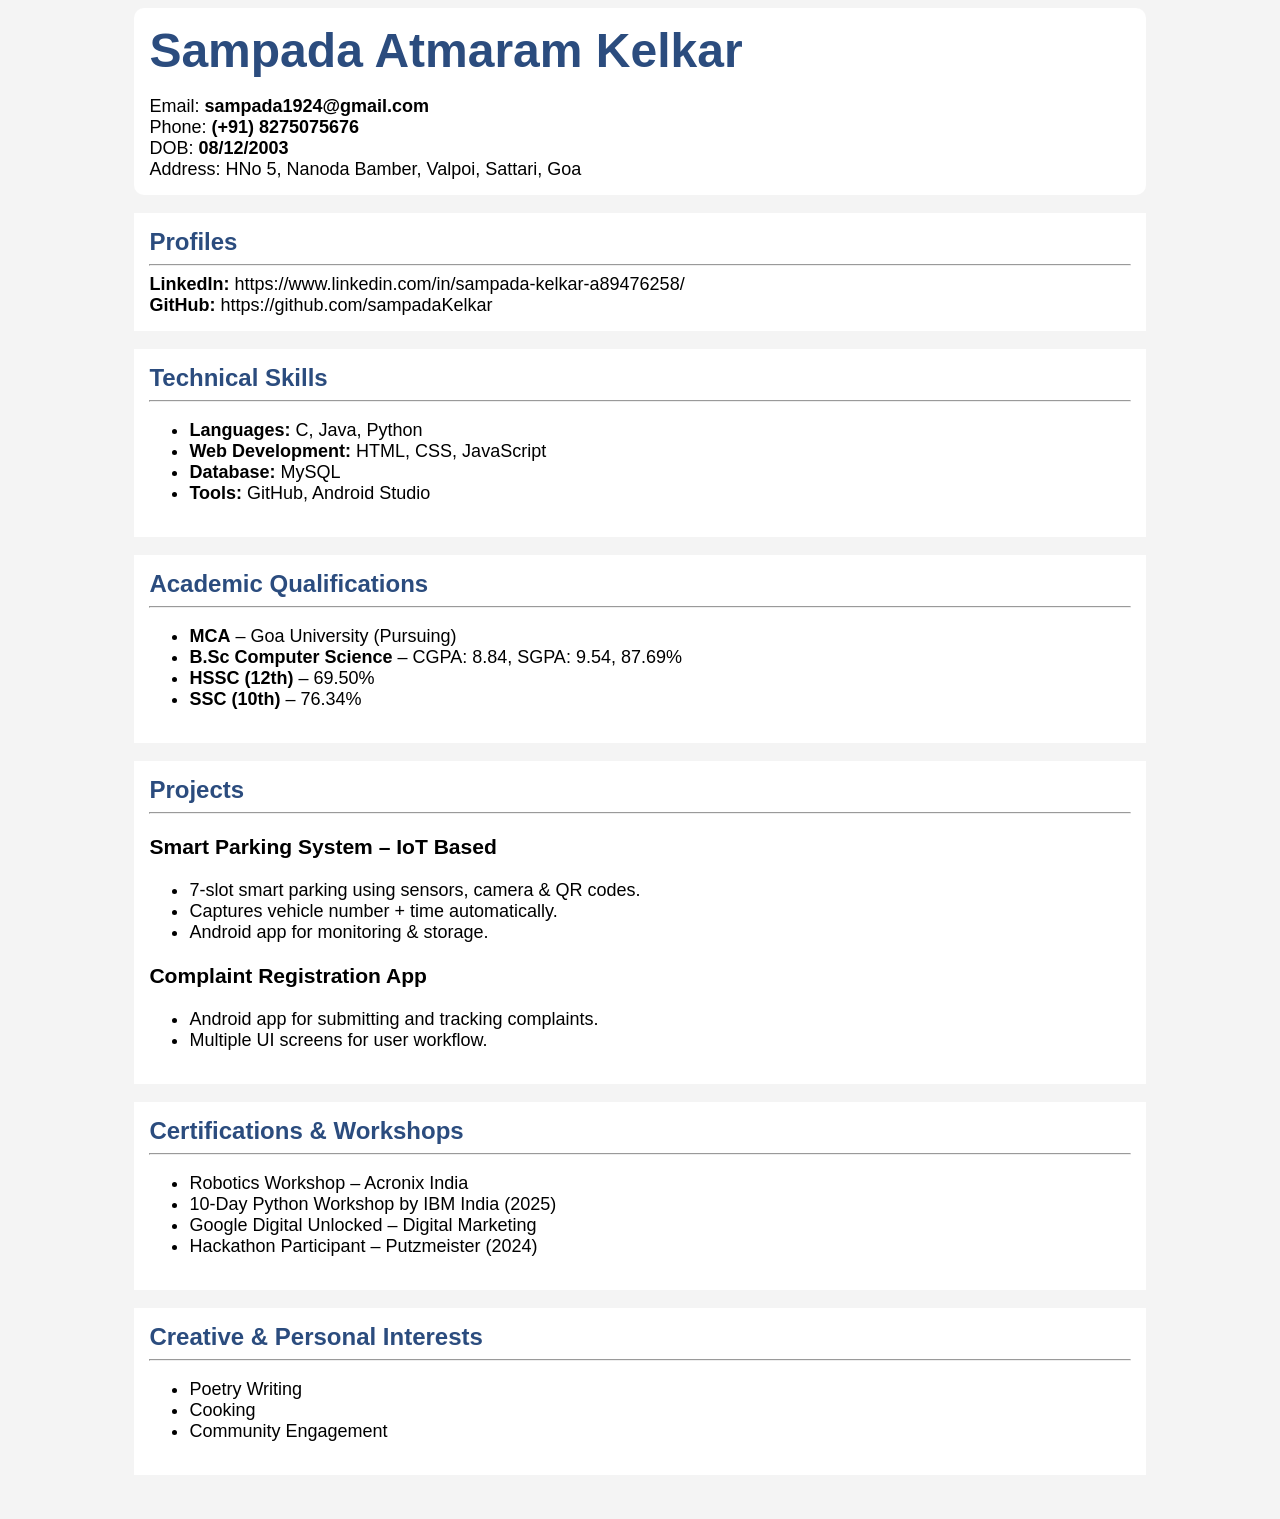
<file: using_inline_css/assignment_1b.html>
<!DOCTYPE html>
<html>
  <head>
    <meta charset="utf-8" />
    <title>Sampada Kelkar - Portfolio</title>
  </head>

  <!--Using html and inline css . Styling is done using tables, fonts, colors, spacing attributes. -->

  <body bgcolor="#f4f4f4">
    <!-- Header Card -->
    <table
      width="80%"
      align="center"
      cellpadding="15"
      bgcolor="white"
      border="0"
      style="border-radius: 10px"
      cellspacing="0"
    >
      <tr>
        <td width="70%" valign="middle" align="left">
          <font face="Arial" size="7" color="#2b4c7e"><b>Sampada Atmaram Kelkar</b></font>
          <br /><br />
          <font face="Arial" size="4">Email: <b>sampada1924@gmail.com</b></font><br />
          <font face="Arial" size="4">Phone: <b>(+91) 8275075676</b></font><br />
          <font face="Arial" size="4">DOB: <b>08/12/2003</b></font><br />
          <font face="Arial" size="4">Address: HNo 5, Nanoda Bamber, Valpoi, Sattari, Goa</font>
        </td>
        
      </tr>
    </table>

    <br />

    <!-- Links Card -->
    <table
      width="80%"
      align="center"
      cellpadding="15"
      bgcolor="white"
      cellspacing="0"
    >
      <tr>
        <td>
          <font face="Arial" size="5" color="#2b4c7e"><b>Profiles</b></font>
          <hr />
          <font face="Arial" size="4">
            <b>LinkedIn:</b>
            https://www.linkedin.com/in/sampada-kelkar-a89476258/<br />
            <b>GitHub:</b> https://github.com/sampadaKelkar
          </font>
        </td>
      </tr>
    </table>

    <br />

    <!-- Skills Card -->
    <table
      width="80%"
      align="center"
      cellpadding="15"
      bgcolor="white"
      cellspacing="0"
    >
      <tr>
        <td>
          <font face="Arial" size="5" color="#2b4c7e"
            ><b>Technical Skills</b></font
          >
          <hr />
          <font face="Arial" size="4">
            <ul>
              <li><b>Languages:</b> C, Java, Python</li>
              <li><b>Web Development:</b> HTML, CSS, JavaScript</li>
              <li><b>Database:</b> MySQL</li>
              <li><b>Tools:</b> GitHub, Android Studio</li>
            </ul>
          </font>
        </td>
      </tr>
    </table>

    <br />

    <!-- Education Card -->
    <table
      width="80%"
      align="center"
      cellpadding="15"
      bgcolor="white"
      cellspacing="0"
    >
      <tr>
        <td>
          <font face="Arial" size="5" color="#2b4c7e"
            ><b>Academic Qualifications</b></font
          >
          <hr />
          <font face="Arial" size="4">
            <ul>
              <li><b>MCA</b> – Goa University (Pursuing)</li>
              <li>
                <b>B.Sc Computer Science</b> – CGPA: 8.84, SGPA: 9.54, 87.69%
              </li>
              <li><b>HSSC (12th)</b> – 69.50%</li>
              <li><b>SSC (10th)</b> – 76.34%</li>
            </ul>
          </font>
        </td>
      </tr>
    </table>

    <br />

    <!-- Projects Card -->
    <table
      width="80%"
      align="center"
      cellpadding="15"
      bgcolor="white"
      cellspacing="0"
    >
      <tr>
        <td>
          <font face="Arial" size="5" color="#2b4c7e"><b>Projects</b></font>
          <hr />
          <font face="Arial" size="4">
            <h3>Smart Parking System – IoT Based</h3>
            <ul>
              <li>7-slot smart parking using sensors, camera & QR codes.</li>
              <li>Captures vehicle number + time automatically.</li>
              <li>Android app for monitoring & storage.</li>
            </ul>

            <h3>Complaint Registration App</h3>
            <ul>
              <li>Android app for submitting and tracking complaints.</li>
              <li>Multiple UI screens for user workflow.</li>
            </ul>
          </font>
        </td>
      </tr>
    </table>

    <br />

    <!-- Certifications -->
    <table
      width="80%"
      align="center"
      cellpadding="15"
      bgcolor="white"
      cellspacing="0"
    >
      <tr>
        <td>
          <font face="Arial" size="5" color="#2b4c7e"
            ><b>Certifications & Workshops</b></font
          >
          <hr />
          <font face="Arial" size="4">
            <ul>
              <li>Robotics Workshop – Acronix India</li>
              <li>10-Day Python Workshop by IBM India (2025)</li>
              <li>Google Digital Unlocked – Digital Marketing</li>
              <li>Hackathon Participant – Putzmeister (2024)</li>
            </ul>
          </font>
        </td>
      </tr>
    </table>

    <br />

    <!-- Interests -->
    <table
      width="80%"
      align="center"
      cellpadding="15"
      bgcolor="white"
      cellspacing="0"
    >
      <tr>
        <td>
          <font face="Arial" size="5" color="#2b4c7e"
            ><b>Creative & Personal Interests</b></font
          >
          <hr />
          <font face="Arial" size="4">
            <ul>
              <li>Poetry Writing</li>
              <li>Cooking</li>
              <li>Community Engagement</li>
            </ul>
          </font>
        </td>
      </tr>
    </table>

    <br /><br />
  </body>
</html>
</file>
<file: game/styles.css>
body{
    text-align: center;
    font-family: Arial, sans-serif;
    background: #0e0707;
    color: #fff;
}

#gameArea{
    width: 400px;
    height: 400px;
    background: #263c74;
    margin: 20px auto;
    position: relative;
    overflow: hidden;
    border: 3px solid #fff;
}

#player{
    position: absolute;
    font-size: 35px;
    display: flex;
    align-items: center;
    justify-content: center;
}

.enemy{
    width: 40px;
    height: 40px;
    position: absolute;
    display: flex;
    align-items: center;
    justify-content: center;
    font-size: 28px;
    line-height: 1;
    background: transparent;
}

#controls button{
    margin: 5px;
    padding: 10px;
}

#startBtn{
    padding:10px 20px;
    font-size:18px;
    cursor:pointer;
}

/* hit animation */
.hit{
    animation: shake 0.3s;
}

@keyframes shake{
    0%{transform:translateX(0)}
    25%{transform:translateX(-5px)}
    50%{transform:translateX(5px)}
    75%{transform:translateX(-5px)}
    100%{transform:translateX(0)}
}

/* score animation */
.pop{
    animation: pop 0.3s;
}

@keyframes pop{
    0%{transform:scale(1)}
    50%{transform:scale(1.5)}
    100%{transform:scale(1)}
}
</file>
<file: w3schools_assignment3/style.css>
/* RESET */
* {
  margin: 0;
  padding: 0;
  box-sizing: border-box;
  font-family: Arial, Helvetica, sans-serif;
}

/* BODY */
body {
  background-color: #f1f1f1;
  color: #000;
}

/* ================= HEADER ================= */
.top-header {
  display: flex;
  justify-content: space-between;
  align-items: center;
  padding: 12px 20px;
  background-color: white;
  border-bottom: 1px solid #ddd;
}

.logo {
  color: #04AA6D;
  font-size: 28px;
  font-weight: bold;
}

.top-nav a {
  margin-right: 15px;
  text-decoration: none;
  color: black;
  font-weight: 500;
}

.top-nav input {
  padding: 6px 10px;
  border: 1px solid #ccc;
  border-radius: 20px;
}

/* ================= MAIN NAV ================= */
.main-nav {
  background-color: #04AA6D;
  padding: 8px 10px;
  white-space: nowrap;
  overflow-x: auto;
}

.main-nav a {
  color: white;
  text-decoration: none;
  padding: 8px 12px;
  display: inline-block;
  font-size: 14px;
}

.main-nav a:hover,
.main-nav .active {
  background-color: #059862;
  border-radius: 4px;
}

/* ================= PAGE LAYOUT ================= */
.layout {
  display: flex;
}

/* ================= SIDEBAR ================= */
.sidebar {
  width: 260px;
  background-color: #E7E9EB;
  padding: 15px;
  height: calc(100vh - 110px);
  overflow-y: auto;
}

.sidebar h3 {
  margin-bottom: 10px;
  font-size: 20px;
}

.sidebar a {
  display: block;
  padding: 6px 8px;
  margin-bottom: 2px;
  text-decoration: none;
  color: black;
  font-size: 15px;
  border-radius: 4px;
}

.sidebar a:hover,
.sidebar .active {
  background-color: #04AA6D;
  color: white;
}

/* ================= CONTENT ================= */
.content {
  flex: 1;
  padding: 25px;
  background-color: white;
}

.breadcrumb {
  font-size: 14px;
  color: gray;
  margin-bottom: 15px;
}

.content h1 {
  font-size: 36px;
  margin-bottom: 10px;
}

.intro {
  font-size: 18px;
  margin-bottom: 20px;
}

/* ================= PRIMARY BUTTON ================= */
.main-btn {
  background-color: #04AA6D;
  color: white;
  padding: 12px 22px;
  border: none;
  border-radius: 5px;
  font-size: 18px;
  cursor: pointer;
  margin-bottom: 30px;
}

.main-btn:hover {
  background-color: #059862;
}

/* ================= INFO BOX (GREEN LIKE W3SCHOOLS) ================= */
.box {
  background-color: #E7F3EC;        /* light green */
  padding: 20px;
  border-left: 5px solid #04AA6D;   /* W3 green */
  margin-bottom: 30px;
  border-radius: 4px;
}

.box h2 {
  margin-bottom: 10px;
}

.box p {
  margin-bottom: 8px;
}

.box ul {
  margin-left: 20px;
  list-style: disc;
}

.box li {
  margin-bottom: 6px;
}

/* ================= EXAMPLE ================= */
.example {
  background-color: #f1f1f1;
  padding: 20px;
  border-radius: 5px;
  margin-bottom: 30px;
}

.example h2 {
  margin-bottom: 10px;
}

.example pre {
  background-color: white;
  padding: 15px;
  border-left: 4px solid #04AA6D;
  overflow-x: auto;
  margin-bottom: 15px;
  font-family: Consolas, "Courier New", monospace;
}

/* ================= TRY BUTTON ================= */
.try-btn {
  background-color: #04AA6D;
  color: white;
  padding: 10px 18px;
  border: none;
  border-radius: 4px;
  cursor: pointer;
  font-size: 15px;
}

.try-btn:hover {
  background-color: #059862;
}

/* ================= SECONDARY / LINK BUTTONS ================= */
.secondary-btn {
  background-color: white;
  color: #04AA6D;
  padding: 10px 18px;
  border: 1px solid #04AA6D;
  border-radius: 4px;
  cursor: pointer;
  font-size: 15px;
  margin-top: 10px;
}

.secondary-btn:hover {
  background-color: #04AA6D;
  color: white;
}

.link-btn {
  background: none;
  border: none;
  color: #04AA6D;
  cursor: pointer;
  font-size: 14px;
  text-decoration: underline;
  margin-top: 8px;
}

/* ================= EXERCISE BLOCK ================= */
.exercise {
  background-color: #fff;
  border-radius: 4px;
  padding: 15px;
  margin-top: 15px;
  border: 1px solid #B7E4C7; /* soft green border */
}

.exercise h3 {
  margin-bottom: 8px;
}

.exercise p {
  margin-bottom: 8px;
}

.exercise pre {
  background-color: #f8f8f8;
  padding: 10px;
  border-radius: 3px;
  margin-bottom: 10px;
  font-family: Consolas, "Courier New", monospace;
}

.exercise .options {
  display: flex;
  flex-wrap: wrap;
  gap: 8px;
  margin-bottom: 10px;
}

.exercise .options span {
  background-color: #E7E9EB;
  padding: 6px 10px;
  border-radius: 3px;
  font-size: 13px;
}

/* ================= REFERENCE LIST ================= */
.ref-list {
  margin-left: 18px;
  list-style: disc;
}

.ref-list li {
  margin-bottom: 4px;
}

/* ================= FOOTER ================= */
footer {
  background-color: #f1f1f1;
  text-align: center;
  padding: 15px;
  font-size: 14px;
  border-top: 1px solid #ccc;
  margin-top: 10px;
}

/* ================= RESPONSIVE ================= */
@media (max-width: 900px) {
  .layout {
    flex-direction: column;
  }

  .sidebar {
    width: 100%;
    height: auto;
    margin-bottom: 10px;
  }
}
</file>
<file: w3schools_assignment4/style.css>
/* ============================================
   MOBILE-FIRST RESPONSIVE CSS FOR W3SCHOOLS CLONE
   Advanced CSS Features: Media Queries, Viewport, Flexbox, Grid
   ============================================ */

/* RESET & BASE STYLES */
* {
  margin: 0;
  padding: 0;
  box-sizing: border-box;
}

html {
  scroll-behavior: smooth;
}

body {
  font-family: "Segoe UI", Arial, sans-serif;
  background-color: #f1f1f1;
  color: #333;
  font-size: 14px;
  line-height: 1.6;
}

/* ================= HEADER - MOBILE FIRST ================= */
.top-header {
  display: flex;
  align-items: center;
  justify-content: space-between;
  gap: 10px;
  padding: 12px 15px;
  background-color: #fff;
  border-bottom: 1px solid #ddd;
  position: sticky;
  top: 0;
  z-index: 100;
  flex-wrap: wrap;
}

.menu-btn {
  font-size: 24px;
  background: none;
  border: none;
  cursor: pointer;
  padding: 5px;
  transition: all 0.3s ease;
}

.menu-btn:hover {
  color: #04AA6D;
}

.logo {
  color: #04AA6D;
  font-size: 20px;
  font-weight: bold;
  white-space: nowrap;
}

.top-nav {
  display: none;
  gap: 15px;
  align-items: center;
  width: 100%;
}

.nav-link {
  text-decoration: none;
  color: #333;
  font-size: 13px;
  transition: color 0.3s ease;
}

.nav-link:hover {
  color: #04AA6D;
}

.upgrade-btn {
  background-color: #04AA6D;
  color: white;
  padding: 6px 12px;
  border-radius: 4px;
  font-weight: bold;
}

.upgrade-btn:hover {
  background-color: #059862;
}

.search-box {
  padding: 6px 10px;
  border: 1px solid #ccc;
  border-radius: 20px;
  font-size: 13px;
}

/* ================= MAIN NAVIGATION BAR - MOBILE FIRST ================= */
.main-nav {
  display: flex;
  overflow-x: auto;
  overflow-y: hidden;
  background-color: #04AA6D;
  padding: 0;
  gap: 0;
  scroll-behavior: smooth;
  -webkit-overflow-scrolling: touch;
  flex-wrap: nowrap;
  width: 100%;
  max-width: 100%;
  box-sizing: border-box;
}

.nav-item {
  color: white;
  padding: 10px 12px;
  white-space: nowrap;
  text-decoration: none;
  font-size: 12px;
  cursor: pointer;
  transition: background-color 0.3s ease;
  display: inline-flex;
  align-items: center;
  flex-shrink: 0;
}

.nav-item:hover,
.nav-item.active {
  background-color: #059862;
}

.more-btn {
  margin-left: auto;
  padding: 10px 16px;
  font-weight: bold;
}

/* Hide elements on mobile */
.hide-mobile {
  display: none;
}

/* Hide elements on tablet */
.hide-tablet {
  display: none;
}

/* ================= SIDEBAR - MOBILE FIRST ================= */
.sidebar {
  position: fixed;
  left: -260px;
  top: 0;
  width: 260px;
  height: 100%;
  background-color: #E7E9EB;
  padding: 15px;
  overflow-y: auto;
  z-index: 99;
  transition: left 0.3s ease;
  margin-top: 0;
  padding-top: 110px;
}

.sidebar.active {
  left: 0;
}

.close-btn {
  display: block;
  background: none;
  border: none;
  font-size: 28px;
  cursor: pointer;
  margin-bottom: 10px;
  float: right;
}

.sidebar h3 {
  margin-bottom: 15px;
  font-size: 18px;
  clear: both;
}

.sidebar-link {
  display: block;
  padding: 8px 10px;
  margin-bottom: 3px;
  text-decoration: none;
  color: #333;
  font-size: 14px;
  border-radius: 4px;
  transition: all 0.2s ease;
}

.sidebar-link:hover,
.sidebar-link.active {
  background-color: #04AA6D;
  color: white;
}

/* SIDEBAR OVERLAY */
.sidebar-overlay {
  display: none;
  position: fixed;
  top: 0;
  left: 0;
  width: 100%;
  height: 100%;
  background: rgba(0, 0, 0, 0.5);
  z-index: 98;
}

.sidebar-overlay.active {
  display: block;
}

/* ================= PAGE LAYOUT - MOBILE FIRST ================= */
.layout {
  display: flex;
  flex-direction: column;
  min-height: calc(100vh - 110px);
}

/* RIGHT SIDEBAR ================= */
.right-sidebar {
  display: none;
  background-color: #fff;
  border-left: 1px solid #ddd;
  padding: 18px;
  width: 280px;
  max-height: calc(100vh - 110px);
  overflow-y: auto;
}

.bootcamp-section {
  margin-bottom: 15px;
}

.bootcamp-section h3 {
  font-size: 16px;
  margin-bottom: 8px;
  color: #04AA6D;
}

.bootcamp-section p {
  font-size: 13px;
  color: #666;
  margin-bottom: 10px;
  line-height: 1.5;
}

.bootcamp-section ul {
  list-style: none;
  margin: 0;
  padding: 0;
}

.bootcamp-section ul li {
  margin-bottom: 6px;
}

.bootcamp-section ul li a {
  text-decoration: none;
  color: #04AA6D;
  font-size: 13px;
  transition: color 0.2s ease;
}

.bootcamp-section ul li a:hover {
  color: #059862;
  text-decoration: underline;
}

/* ================= MAIN CONTENT - MOBILE FIRST ================= */
.content {
  flex: 1;
  background-color: #fff;
  padding: 15px;
  width: 100%;
}

.breadcrumb {
  font-size: 12px;
  color: #888;
  margin-bottom: 15px;
}

.content h1 {
  font-size: clamp(24px, 5vw, 36px);
  margin-bottom: 12px;
  color: #333;
}

.content h2 {
  font-size: clamp(20px, 4vw, 28px);
  margin-bottom: 12px;
  color: #04AA6D;
}

.intro {
  font-size: clamp(14px, 3vw, 16px);
  margin-bottom: 15px;
  line-height: 1.6;
}

/* HERO SECTION */
.hero {
  background: linear-gradient(135deg, #E7F3EC 0%, #F0FDF4 100%);
  border-left: 5px solid #04AA6D;
  padding: 20px;
  margin-bottom: 25px;
  border-radius: 4px;
}

.hero h2 {
  font-size: clamp(22px, 4vw, 28px);
  margin-bottom: 12px;
  color: #04AA6D;
}

.hero p {
  font-size: 14px;
  line-height: 1.6;
  margin-bottom: 12px;
  color: #333;
}

.tip {
  font-size: 13px;
  color: #04AA6D;
  font-weight: 500;
  margin-top: 10px;
}

/* ================= BUTTONS ================= */
.main-btn,
.try-btn {
  background-color: #04AA6D;
  color: white;
  padding: 10px 20px;
  border: none;
  border-radius: 4px;
  cursor: pointer;
  font-size: 14px;
  transition: all 0.3s ease;
  margin-bottom: 15px;
}

.main-btn:hover,
.try-btn:hover {
  background-color: #059862;
  transform: translateY(-2px);
}

.main-btn:active,
.try-btn:active {
  transform: translateY(0);
}

.secondary-btn {
  background-color: #fff;
  color: #04AA6D;
  padding: 10px 18px;
  border: 1px solid #04AA6D;
  border-radius: 4px;
  cursor: pointer;
  font-size: 14px;
  transition: all 0.3s ease;
  margin-top: 8px;
}

.secondary-btn:hover {
  background-color: #04AA6D;
  color: white;
}

.link-btn {
  background: none;
  border: none;
  color: #04AA6D;
  cursor: pointer;
  text-decoration: underline;
  font-size: 13px;
  margin-top: 8px;
  transition: color 0.2s ease;
}

.link-btn:hover {
  color: #059862;
}

.nav-btn {
  background-color: #04AA6D;
  color: white;
  padding: 10px 16px;
  border: none;
  border-radius: 4px;
  cursor: pointer;
  font-size: 13px;
  transition: all 0.3s ease;
  flex: 1;
}

.nav-btn:hover {
  background-color: #059862;
}

/* ================= CONTENT BOXES ================= */
.box {
  background-color: #E7F3EC;
  border-left: 5px solid #04AA6D;
  padding: 18px;
  margin-bottom: 20px;
  border-radius: 4px;
  transition: box-shadow 0.2s ease;
}

.box:hover {
  box-shadow: 0 2px 6px rgba(0, 0, 0, 0.1);
}

.box h2 {
  margin-bottom: 10px;
}

.box p {
  margin-bottom: 8px;
  font-size: 14px;
}

.box ul {
  margin-left: 20px;
  list-style: disc;
}

.box li {
  margin-bottom: 6px;
  font-size: 14px;
}

/* ================= CODE EXAMPLE ================= */
.example {
  background-color: #f1f1f1;
  padding: 15px;
  margin-bottom: 20px;
  border-radius: 4px;
}

.example h2 {
  margin-bottom: 10px;
}

.example pre {
  background-color: #fff;
  padding: 12px;
  border-left: 4px solid #04AA6D;
  overflow-x: auto;
  margin-bottom: 12px;
  border-radius: 3px;
  font-family: "Courier New", monospace;
  font-size: 12px;
  line-height: 1.5;
}

.example code {
  display: block;
  white-space: pre;
}

/* ================= EXERCISE BLOCK ================= */
.exercise {
  background-color: #fff;
  border: 1px solid #B7E4C7;
  border-radius: 4px;
  padding: 14px;
  margin-top: 12px;
}

.exercise h3 {
  margin-bottom: 8px;
}

.exercise p {
  margin-bottom: 8px;
  font-size: 13px;
}

.exercise pre {
  background-color: #f8f8f8;
  padding: 10px;
  border-radius: 3px;
  margin-bottom: 10px;
  overflow-x: auto;
}

.options {
  display: flex;
  flex-wrap: wrap;
  gap: 8px;
  margin-bottom: 12px;
}

.option {
  background-color: #E7E9EB;
  padding: 6px 12px;
  border-radius: 3px;
  font-size: 12px;
  cursor: pointer;
  transition: all 0.2s ease;
  border: 2px solid transparent;
}

.option:hover {
  background-color: #D7D9DB;
}

.option.correct {
  border-color: #04AA6D;
  background-color: #E7F3EC;
}

/* ================= REFERENCE LIST ================= */
.ref-list {
  margin-left: 18px;
  list-style: disc;
}

.ref-list li {
  margin-bottom: 6px;
  font-size: 14px;
}

.ref-links {
  display: flex;
  flex-wrap: wrap;
  gap: 12px;
  margin-top: 12px;
}

.ref-links span {
  background-color: #E7E9EB;
  padding: 8px 14px;
  border-radius: 4px;
  font-size: 13px;
  color: #04AA6D;
  font-weight: 500;
  cursor: pointer;
  transition: all 0.2s ease;
}

.ref-links span:hover {
  background-color: #04AA6D;
  color: white;
}

/* ================= COLOR GRID ================= */
.color-grid {
  display: grid;
  grid-template-columns: repeat(auto-fit, minmax(150px, 1fr));
  gap: 12px;
  margin-top: 12px;
}

.color-box {
  padding: 30px;
  border-radius: 4px;
  color: white;
  text-shadow: 0 1px 2px rgba(0, 0, 0, 0.5);
  font-weight: bold;
  font-size: 12px;
  text-align: center;
  cursor: pointer;
  transition: transform 0.2s ease;
}

.color-box:hover {
  transform: scale(1.05);
}

/* ================= HIGHLIGHT BOX ================= */
.highlight-box {
  background: linear-gradient(135deg, #fff3cd 0%, #ffecb5 100%);
  border-left-color: #ffc107;
}

.highlight-box h2,
.highlight-box p {
  color: #856404;
}

.highlight-box .main-btn {
  background-color: #ffc107;
  color: #000;
}

.highlight-box .main-btn:hover {
  background-color: #ffb300;
}

/* ================= BOTTOM NAVIGATION ================= */
.bottom-nav {
  display: flex;
  gap: 10px;
  margin: 25px 0 15px;
}

.prev-btn {
  order: 1;
}

.next-btn {
  order: 2;
  margin-left: auto;
}

/* ================= FOOTER ================= */
.footer {
  background-color: #f1f1f1;
  border-top: 1px solid #ddd;
  margin-top: 30px;
}

.footer-content {
  display: flex;
  flex-wrap: wrap;
  max-width: 1400px;
  margin: 0 auto;
  padding: 20px;
  gap: 20px;
}

.footer-section {
  flex: 1;
  min-width: 200px;
  padding: 10px;
}

.footer-section h4 {
  font-size: 14px;
  font-weight: bold;
  margin-bottom: 10px;
  color: #333;
}

.footer-section p {
  font-size: 13px;
  color: #666;
  line-height: 1.6;
}

.footer-section ul {
  list-style: none;
  margin: 0;
  padding: 0;
}

.footer-section ul li {
  margin-bottom: 6px;
}

.footer-section ul li a {
  text-decoration: none;
  color: #04AA6D;
  font-size: 13px;
  transition: color 0.2s ease;
}

.footer-section ul li a:hover {
  color: #059862;
  text-decoration: underline;
}

.footer-bottom {
  text-align: center;
  padding: 15px;
  background-color: #e7e9eb;
  font-size: 12px;
  color: #555;
  border-top: 1px solid #ddd;
}

/* ========================================
   MEDIA QUERIES - RESPONSIVE BREAKPOINTS
   ======================================== */

/* SMALL MOBILE (320px - 480px) */
@media (max-width: 480px) {
  body {
    font-size: 13px;
  }

  .top-header {
    padding: 10px 12px;
  }

  .logo {
    font-size: 18px;
  }

  .nav-item {
    font-size: 11px;
    padding: 8px 10px;
  }

  .hide-mobile {
    display: none !important;
  }

  .hide-tablet {
    display: none !important;
  }

  .more-btn {
    display: inline-flex !important;
  }

  .content {
    padding: 12px;
  }

  .content h1 {
    font-size: 22px;
  }

  .main-btn,
  .try-btn {
    width: 100%;
    padding: 12px;
  }

  .secondary-btn {
    width: 100%;
  }

  .nav-btn {
    padding: 8px 12px;
    font-size: 12px;
  }

  .box {
    padding: 15px;
    margin-bottom: 15px;
  }

  .example pre {
    font-size: 11px;
    padding: 8px;
  }

  .color-grid {
    grid-template-columns: 1fr;
  }

  .footer-content {
    flex-direction: column;
    padding: 15px;
  }

  .footer-section {
    min-width: 100%;
  }
}

/* TABLET (481px - 768px) */
@media (min-width: 481px) and (max-width: 768px) {
  body {
    font-size: 14px;
  }

  .top-header {
    padding: 12px 18px;
  }

  .top-nav {
    display: flex;
  }

  .search-box {
    width: 150px;
  }

  .logo {
    font-size: 22px;
  }

  .nav-item {
    font-size: 12px;
    padding: 8px 11px;
  }

  .hide-mobile {
    display: inline-flex !important;
  }

  .hide-tablet {
    display: none !important;
  }

  .more-btn {
    display: inline-flex !important;
  }

  .layout {
    flex-direction: row;
  }

  .sidebar {
    position: static;
    left: 0;
    width: 220px;
    height: 100%;
    max-height: none;
    display: block;
  }

  .sidebar-overlay {
    display: none;
  }

  .close-btn {
    display: none;
  }

  .content {
    flex: 1;
    padding: 18px;
  }

  .main-btn,
  .try-btn {
    padding: 10px 18px;
  }

  .box {
    padding: 18px;
  }

  .example pre {
    font-size: 13px;
  }

  .color-grid {
    grid-template-columns: repeat(2, 1fr);
  }

  .footer-content {
    flex-direction: row;
  }
}

/* DESKTOP (769px+) */
@media (min-width: 769px) {
  body {
    font-size: 15px;
  }

  .top-header {
    padding: 12px 20px;
  }

  .top-nav {
    display: flex;
    width: auto;
  }

  .nav-link {
    font-size: 14px;
  }

  .menu-btn {
    display: none;
  }

  .nav-item {
    font-size: 13px;
    padding: 10px 13px;
  }

  .hide-mobile {
    display: inline-flex !important;
  }

  .hide-tablet {
    display: inline-flex !important;
  }

  .more-btn {
    display: inline-flex !important;
  }

  .layout {
    flex-direction: row;
    max-width: 100%;
  }

  .sidebar {
    position: static;
    left: 0;
    width: 260px;
    height: 100%;
    display: block;
    padding: 18px;
    padding-top: 18px;
  }

  .sidebar-overlay {
    display: none;
  }

  .close-btn {
    display: none;
  }

  .content {
    flex: 1;
    padding: 25px;
  }

  .content h1 {
    font-size: 36px;
  }

  .intro {
    font-size: 18px;
  }

  .box {
    padding: 20px;
    margin-bottom: 28px;
  }

  .example pre {
    font-size: 14px;
  }

  .bottom-nav {
    gap: 15px;
  }

  .color-grid {
    grid-template-columns: repeat(4, 1fr);
  }

  .footer-content {
    padding: 30px;
  }

  .right-sidebar {
    display: block;
  }
}

/* LARGE DESKTOP (1025px+) */
@media (min-width: 1025px) {
  body {
    font-size: 16px;
  }

  .content {
    padding: 30px;
  }

  .sidebar {
    width: 280px;
    padding: 20px;
  }

  .box {
    padding: 22px;
  }

  .main-btn,
  .try-btn,
  .secondary-btn {
    padding: 12px 24px;
  }
}

/* ========================================
   PRINT MEDIA
   ======================================== */
@media print {
  .top-header,
  .main-nav,
  .menu-btn,
  .sidebar,
  .sidebar-overlay,
  .footer {
    display: none;
  }

  .content {
    padding: 0;
  }

  .box,
  .example {
    page-break-inside: avoid;
  }
}


/* ========================================
   ACCESSIBILITY & ANIMATIONS
   ======================================== */
@media (prefers-reduced-motion: reduce) {
  * {
    animation-duration: 0.01ms !important;
    animation-iteration-count: 1 !important;
    transition-duration: 0.01ms !important;
  }
}

/* HIGH CONTRAST MODE */
@media (prefers-contrast: more) {
  .nav-item,
  .sidebar-link,
  .box {
    border: 2px solid currentColor;
  }

  button {
    border: 2px solid currentColor;
  }
}

/* DARK MODE */
@media (prefers-color-scheme: dark) {
  body {
    background-color: #222;
    color: #e0e0e0;
  }

  .top-header,
  .content {
    background-color: #333;
    color: #e0e0e0;
  }

  .sidebar {
    background-color: #2a2a2a;
    color: #e0e0e0;
  }

  .sidebar-link {
    color: #e0e0e0;
  }

  .box {
    background-color: #2d3a2d;
    color: #e0e0e0;
  }

  .example {
    background-color: #2a2a2a;
  }

  .example pre {
    background-color: #1a1a1a;
  }

  .search-box {
    background-color: #444;
    color: #e0e0e0;
    border-color: #555;
  }
}
</file>
<file: game/codes/styles.css>
body{
    text-align: center;
    font-family: Arial, sans-serif;
    background: #0e0707;
    color: #fff;
}

#gameArea{
    width: 400px;
    height: 400px;
    background: #263c74;
    margin: 20px auto;
    position: relative;
    overflow: hidden;
    border: 3px solid #fff;
}

#player{
    position: absolute;
    font-size: 35px;
    display: flex;
    align-items: center;
    justify-content: center;
}

.enemy{
    width: 40px;
    height: 40px;
    position: absolute;
    display: flex;
    align-items: center;
    justify-content: center;
    font-size: 28px;
    line-height: 1;
    background: transparent;
}

#controls button{
    margin: 5px;
    padding: 10px;
}

#startBtn{
    padding:10px 20px;
    font-size:18px;
    cursor:pointer;
}

#pauseBtn, #muteBtn, #showScoresBtn{
    padding:8px 12px;
    margin-left:6px;
    font-size:14px;
    cursor:pointer;
}

#highScores{
    background: rgba(0,0,0,0.4);
    padding:12px;
    border:1px solid #fff;
    border-radius:6px;
}

/* hit animation */
.hit{
    animation: shake 0.3s;
}

@keyframes shake{
    0%{transform:translateX(0)}
    25%{transform:translateX(-5px)}
    50%{transform:translateX(5px)}
    75%{transform:translateX(-5px)}
    100%{transform:translateX(0)}
}

/* score animation */
.pop{
    animation: pop 0.3s;
}

@keyframes pop{
    0%{transform:scale(1)}
    50%{transform:scale(1.5)}
    100%{transform:scale(1)}
}

/* GAME OVER MODAL */
.modal {
    display: none;
    position: fixed;
    z-index: 1000;
    left: 0;
    top: 0;
    width: 100%;
    height: 100%;
    background-color: rgba(0, 0, 0, 0.85);
    align-items: center;
    justify-content: center;
}

.modal.show {
    display: flex;
    animation: fadeIn 0.3s ease;
}

@keyframes fadeIn {
    from { opacity: 0; }
    to { opacity: 1; }
}

.modal-content {
    background: linear-gradient(135deg, #1e3c72 0%, #2a5298 100%);
    padding: 40px;
    border-radius: 20px;
    text-align: center;
    max-width: 500px;
    box-shadow: 0 20px 60px rgba(0, 0, 0, 0.9);
    animation: slideUp 0.4s ease;
    border: 3px solid #ff6b6b;
}

@keyframes slideUp {
    from { transform: translateY(50px); opacity: 0; }
    to { transform: translateY(0); opacity: 1; }
}

.modal-header {
    font-size: 48px;
    font-weight: bold;
    color: #ff6b6b;
    margin-bottom: 20px;
    text-shadow: 2px 2px 4px rgba(0, 0, 0, 0.5);
}

.modal-body {
    margin: 30px 0;
}

.score-display {
    background: rgba(255, 255, 255, 0.1);
    padding: 25px;
    border-radius: 15px;
    margin-bottom: 20px;
    border: 2px solid #4ecdc4;
}

.score-display .label {
    font-size: 18px;
    color: #4ecdc4;
    margin: 0;
    text-transform: uppercase;
    letter-spacing: 2px;
}

.score-display .score-value {
    font-size: 72px;
    font-weight: bold;
    color: #2ecc71;
    margin: 10px 0 0 0;
    text-shadow: 2px 2px 8px rgba(46, 204, 113, 0.5);
}

.game-stats {
    color: #ddd;
    font-size: 16px;
}

.game-stats p {
    margin: 8px 0;
}

.modal-footer {
    display: flex;
    gap: 15px;
    justify-content: center;
    margin-top: 30px;
    flex-wrap: wrap;
}

.btn-restart, .btn-home {
    padding: 15px 30px;
    font-size: 16px;
    font-weight: bold;
    border: none;
    border-radius: 10px;
    cursor: pointer;
    transition: all 0.3s ease;
    text-transform: uppercase;
    letter-spacing: 1px;
}

.btn-restart {
    background: linear-gradient(135deg, #2ecc71, #27ae60);
    color: white;
}

.btn-restart:hover {
    transform: translateY(-3px);
    box-shadow: 0 8px 20px rgba(46, 204, 113, 0.4);
}

.btn-home {
    background: linear-gradient(135deg, #3498db, #2980b9);
    color: white;
}

.btn-home:hover {
    transform: translateY(-3px);
    box-shadow: 0 8px 20px rgba(52, 152, 219, 0.4);
}
/* Popup Overlay */
.popup{
    position: fixed;
    top: 0;
    left: 0;
    width: 100%;
    height: 100%;
    background: rgba(0,0,0,0.7);
    display: none;
    justify-content: center;
    align-items: center;
    z-index: 1000;
}

/* Popup Box */
.popup-content{
    background: linear-gradient(135deg,#1e3c72,#2a5298);
    padding: 30px;
    border-radius: 12px;
    text-align: center;
    color: #fff;
    width: 300px;
    box-shadow: 0 0 20px rgba(0,0,0,0.5);
    animation: popupScale 0.3s ease;
}

.popup-content h2{
    margin-bottom: 15px;
}

.popup-content button{
    padding: 10px 20px;
    font-size: 16px;
    border: none;
    border-radius: 6px;
    cursor: pointer;
    background: #ffcc00;
    color: #000;
    margin-top: 10px;
}

.popup-content button:hover{
    background: #ffaa00;
}

@keyframes popupScale{
    from{ transform: scale(0.5); opacity: 0; }
    to{ transform: scale(1); opacity: 1; }
}
</file>
<file: game2/codes/style.css>
* {
    margin: 0;
    padding: 0;
    box-sizing: border-box;
}

body {
    font-family: 'Segoe UI', Tahoma, Geneva, Verdana, sans-serif;
    background: linear-gradient(135deg, #1e3c72 0%, #2a5298 100%);
    color: white;
    min-height: 100vh;
    padding: 20px;
}

.container {
    max-width: 1200px;
    margin: 0 auto;
}

h1 {
    text-align: center;
    font-size: 48px;
    margin-bottom: 40px;
    text-shadow: 2px 2px 8px rgba(0,0,0,0.5);
    animation: bounce 2s infinite;
}

@keyframes bounce {
    0%, 100% { transform: translateY(0); }
    50% { transform: translateY(-10px); }
}

.screen {
    display: none;
}

.screen.active {
    display: block;
    animation: fadeIn 0.3s ease-in;
}

@keyframes fadeIn {
    from { opacity: 0; transform: translateY(10px); }
    to { opacity: 1; transform: translateY(0); }
}

/* HOME SCREEN */
.games-menu {
    display: grid;
    grid-template-columns: repeat(auto-fit, minmax(250px, 1fr));
    gap: 30px;
    justify-items: center;
    margin-top: 60px;
}

.menu-card {
    width: 250px;
    height: 250px;
    background: linear-gradient(135deg, #667eea, #764ba2);
    border-radius: 20px;
    padding: 30px;
    text-align: center;
    cursor: pointer;
    transition: all 0.3s ease;
    box-shadow: 0 10px 30px rgba(0,0,0,0.3);
    display: flex;
    flex-direction: column;
    justify-content: center;
    align-items: center;
}

.menu-card:hover {
    transform: translateY(-15px);
    box-shadow: 0 20px 40px rgba(0,0,0,0.4);
}

.emoji {
    font-size: 80px;
    margin-bottom: 20px;
}

.title {
    font-size: 24px;
    font-weight: bold;
}

/* BUTTONS */
.back-btn {
    background: #e74c3c;
    color: white;
    padding: 12px 24px;
    border: none;
    border-radius: 8px;
    cursor: pointer;
    font-size: 16px;
    font-weight: bold;
    margin-bottom: 20px;
    transition: all 0.3s ease;
}

.back-btn:hover {
    background: #c0392b;
    transform: scale(1.05);
}

.controls {
    display: flex;
    justify-content: center;
    gap: 15px;
    margin-bottom: 30px;
    flex-wrap: wrap;
}

.btn {
    padding: 12px 24px;
    border: none;
    border-radius: 8px;
    cursor: pointer;
    font-weight: bold;
    font-size: 14px;
    transition: all 0.3s ease;
}

.btn-start {
    background: linear-gradient(135deg, #2ecc71, #27ae60);
    color: white;
}

.btn-start:hover {
    transform: translateY(-3px);
    box-shadow: 0 5px 15px rgba(46, 204, 113, 0.4);
}

.btn-reset {
    background: #e74c3c;
    color: white;
}

.btn-reset:hover {
    transform: translateY(-3px);
    box-shadow: 0 5px 15px rgba(231, 76, 60, 0.4);
}

/* GAME INFO */
.game-info {
    display: flex;
    justify-content: center;
    gap: 30px;
    margin-bottom: 20px;
    flex-wrap: wrap;
}

.info-box {
    background: rgba(255, 255, 255, 0.1);
    padding: 15px 25px;
    border-radius: 10px;
    backdrop-filter: blur(10px);
    border: 1px solid rgba(255, 255, 255, 0.2);
}

.label {
    font-size: 14px;
    color: #bbb;
    margin-right: 10px;
}

.value {
    font-size: 24px;
    font-weight: bold;
    color: #fff;
}

h2 {
    text-align: center;
    font-size: 32px;
    margin-bottom: 20px;
    text-shadow: 2px 2px 4px rgba(0,0,0,0.3);
}

/* MEMORY GAME */
.memory-grid {
    display: grid;
    grid-template-columns: repeat(2, 150px);
    gap: 20px;
    justify-content: center;
    margin-top: 40px;
}

.memory-box {
    width: 150px;
    height: 150px;
    border-radius: 15px;
    cursor: pointer;
    transition: all 0.2s ease;
    box-shadow: 0 5px 20px rgba(0,0,0,0.3);
    display: flex;
    align-items: center;
    justify-content: center;
    font-size: 40px;
}

.memory-box[data-color="green"] {
    background: linear-gradient(135deg, #2ecc71, #27ae60);
}

.memory-box[data-color="red"] {
    background: linear-gradient(135deg, #e74c3c, #c0392b);
}

.memory-box[data-color="yellow"] {
    background: linear-gradient(135deg, #f1c40f, #f39c12);
}

.memory-box[data-color="blue"] {
    background: linear-gradient(135deg, #3498db, #2980b9);
}

.memory-box:hover {
    transform: scale(1.05);
}

/* TIC TAC TOE */
.tictac-grid {
    display: grid;
    grid-template-columns: repeat(3, 100px);
    gap: 10px;
    justify-content: center;
    margin-top: 40px;
}

.tic-cell {
    width: 100px;
    height: 100px;
    background: white;
    color: black;
    font-size: 36px;
    font-weight: bold;
    display: flex;
    align-items: center;
    justify-content: center;
    cursor: pointer;
    border-radius: 10px;
    transition: all 0.2s ease;
    box-shadow: 0 5px 15px rgba(0,0,0,0.3);
}

.tic-cell:hover {
    transform: scale(1.05);
    background: #f5f5f5;
}

/* CARD MATCH */
.card-grid {
    display: grid;
    grid-template-columns: repeat(5, minmax(80px, 1fr));
    gap: 12px;
    max-width: 700px;
    margin: 40px auto;
    align-items: stretch;
}

.card-item {
    aspect-ratio: 1;
    background: linear-gradient(135deg, #9b59b6, #8e44ad);
    color: white;
    font-size: 32px;
    display: flex;
    align-items: center;
    justify-content: center;
    cursor: pointer;
    border-radius: 10px;
    transition: all 0.2s ease;
    box-shadow: 0 5px 15px rgba(0,0,0,0.3);
    font-weight: bold;
    user-select: none;
}

.card-item:hover {
    transform: scale(1.05);
}

/* RESPONSIVE */
@media (max-width: 768px) {
    h1 {
        font-size: 32px;
    }
    
    .memory-grid {
        grid-template-columns: repeat(2, 120px);
        gap: 15px;
    }
    
    .memory-box {
        width: 120px;
        height: 120px;
    }
    
    .tictac-grid {
        grid-template-columns: repeat(3, 80px);
    }
    
    .tic-cell {
        width: 80px;
        height: 80px;
        font-size: 28px;
    }
    
    .card-grid {
        grid-template-columns: repeat(4, 1fr);
        max-width: 100%;
    }
    
    .games-menu {
        grid-template-columns: 1fr;
        gap: 20px;
    }
    
    .menu-card {
        width: 100%;
        max-width: 300px;
    }
}
</file>
<file: card_by_card/styles.css>
/* Color Palette */
:root {
    --bg-dark: #020617;
    --glass-bg: rgba(255, 255, 255, 0.03);
    --border-color: rgba(255, 255, 255, 0.08);
    --accent-blue: #38bdf8;
    --accent-glow: rgba(56, 189, 248, 0.3);
    --text-primary: #f8fafc;
    --text-secondary: #94a3b8;
}

/* Base Styles */
* {
    margin: 0;
    padding: 0;
    box-sizing: border-box;
}

body {
    background-color: var(--bg-dark);
    color: var(--text-primary);
    font-family: 'Inter', system-ui, -apple-system, sans-serif;
    padding: 40px 20px;
    display: flex;
    justify-content: center;
}

.container {
    max-width: 1100px;
    width: 100%;
    display: grid;
    grid-template-columns: 320px 1fr;
    gap: 25px;
}

/* Glassmorphism Cards */
.glass-card {
    background: var(--glass-bg);
    backdrop-filter: blur(15px);
    -webkit-backdrop-filter: blur(15px);
    border: 1px solid var(--border-color);
    border-radius: 20px;
    padding: 25px;
    transition: transform 0.3s ease, border-color 0.3s ease;
}

.glass-card:hover {
    border-color: var(--accent-blue);
    box-shadow: 0 10px 30px rgba(0, 0, 0, 0.5);
}

/* Sidebar Styling */
.sidebar {
    position: sticky;
    top: 40px;
    height: fit-content;
    text-align: center;
}

.profile-img {
    width: 80px;
    height: 80px;
    background: linear-gradient(135deg, var(--accent-blue), #818cf8);
    border-radius: 20px;
    margin: 0 auto 20px;
    display: flex;
    align-items: center;
    justify-content: center;
    font-size: 32px;
    font-weight: bold;
    color: var(--bg-dark);
}

.subtitle {
    color: var(--accent-blue);
    font-size: 0.9rem;
    margin-top: 5px;
}

.contact-info {
    text-align: left;
    margin-top: 30px;
    font-size: 0.85rem;
    color: var(--text-secondary);
}

.contact-info div {
    margin-bottom: 12px;
    display: flex;
    align-items: center;
    gap: 10px;
}

.contact-info i {
    color: var(--accent-blue);
}

.social-links {
    margin-top: 20px;
    display: flex;
    justify-content: center;
    gap: 20px;
}

.social-links a {
    color: var(--text-secondary);
    font-size: 1.4rem;
    transition: color 0.3s;
}

.social-links a:hover {
    color: var(--accent-blue);
}

.btn-download {
    display: block;
    margin-top: 30px;
    background: var(--accent-blue);
    color: var(--bg-dark);
    padding: 12px;
    border-radius: 12px;
    text-decoration: none;
    font-weight: 600;
    transition: opacity 0.3s;
}

/* Main Grid Layout */
.main-content {
    display: grid;
    grid-template-columns: 1fr 1fr;
    gap: 20px;
}

.full-width {
    grid-column: span 2;
}

h2 {
    font-size: 1.2rem;
    margin-bottom: 20px;
    display: flex;
    align-items: center;
    gap: 10px;
    color: var(--accent-blue);
}

/* Skills Tags */
.tags {
    display: flex;
    flex-wrap: wrap;
    gap: 10px;
}

.tag {
    background: rgba(56, 189, 248, 0.1);
    border: 1px solid rgba(56, 189, 248, 0.2);
    color: var(--accent-blue);
    padding: 6px 12px;
    border-radius: 8px;
    font-size: 0.75rem;
}

/* Timeline */
.timeline {
    border-left: 1px solid var(--border-color);
    padding-left: 20px;
}

.timeline-item {
    margin-bottom: 20px;
    position: relative;
}

.timeline-item::after {
    content: '';
    position: absolute;
    left: -25px;
    top: 5px;
    width: 9px;
    height: 9px;
    background: var(--accent-blue);
    border-radius: 50%;
    box-shadow: 0 0 10px var(--accent-glow);
}

/* Projects */
.project-grid {
    display: grid;
    grid-template-columns: repeat(3, 1fr);
    gap: 15px;
}

.project-card {
    background: rgba(255, 255, 255, 0.02);
    padding: 20px;
    border-radius: 15px;
    border: 1px solid var(--border-color);
}

.project-icon {
    font-size: 24px;
    margin-bottom: 10px;
    color: var(--accent-blue);
}

.flip-hint {
    margin-top: 15px;
    font-size: 0.8rem;
    color: var(--accent-blue);
    display: flex;
    align-items: center;
    justify-content: center;
    gap: 5px;
    opacity: 0.8;
    transition: opacity 0.3s ease;
}

.flip-card:hover .flip-hint {
    opacity: 1;
}

/* FLIP CARD CORE (pure CSS click flip) */
.flip-card {
    perspective: 1000px;
    position: relative;
    min-height: 280px;
}

/* Hide the checkbox visually */
.flip-card input[type="checkbox"] {
    position: absolute;
    opacity: 0;
    pointer-events: none;
}

/* Inner wrapper that will rotate */
.flip-card-inner {
    position: relative;
    width: 100%;
    height: 100%;
    display: block;
    transform-style: preserve-3d;
    transition: transform 0.6s ease;
    min-height: 280px;
}

/* Front and back faces */
.flip-card-front,
.flip-card-back {
    position: absolute;
    inset: 0;
    backface-visibility: hidden;
    width: 100%;
    min-height: 280px;
}

/* Back side is rotated */
.flip-card-back {
    transform: rotateY(180deg);
}

/* When checkbox is checked, rotate inner wrapper */
.flip-card input[type="checkbox"]:checked + .flip-card-inner {
    transform: rotateY(180deg);
}

.flip-card-inner {
    cursor: pointer;
}

/* Certifications */
.cert-list {
    color: var(--text-secondary);
    font-size: 0.95rem;
}

.cert-list p {
    margin-bottom: 12px;
    display: flex;
    align-items: center;
    gap: 15px;
}

.cert-list span {
    background: var(--accent-blue);
    color: var(--bg-dark);
    padding: 4px 10px;
    border-radius: 6px;
    font-size: 0.85rem;
    font-weight: 600;
    min-width: 45px;
    text-align: center;
}

/* Mobile Adjustments */
@media (max-width: 850px) {
    .container {
        grid-template-columns: 1fr;
    }
    .main-content {
        grid-template-columns: 1fr;
    }
    .full-width {
        grid-column: span 1;
    }
    .sidebar {
        position: relative;
        top: 0;
    }
    .project-grid {
        grid-template-columns: 1fr;
    }
}
</file>
<file: external css file/style.css>
body {
    background-image: url("bg.jpg");
    background-size: cover;
    background-position: center;
    background-repeat: no-repeat;
    background-attachment: fixed;

    font-family: Arial, sans-serif;
    color: #100e0e;
    font-size: 25px;
    margin: 0;
    padding: 20px;
}

/* Common Section Styling */
.section {
   background-color:rgb(248, 241, 249);  
    margin: 30px auto;
    padding: 25px 30px;
    width: 70%;
    border-radius: 25px;
    box-shadow: 0 8px 18px rgba(139, 81, 241, 0.865);
}

/* Headings */
.section h2 {
    color: #111e2e;
    border-bottom: 2px solid #1a73e8;
    padding-bottom: 6px;
}

/* Profile Section */
.profile-section {
    position: relative;
}

.profile-photo {
    width: 2000px;
    height: 200px;
    border-radius: 50%;
    float: right;
    margin-left: 25px;
    object-fit: cover;
    border: 4px solid #1a73e8;
}

.name {
    margin-top: 0;
    font-size: 34px;
}

/* Text spacing */
p {
    margin: 6px 0;
}

ul {
    padding-left: 25px;
}

li {
    margin-bottom: 6px;
}

/* Links */
a {
    color: #1a73e8;
    text-decoration: none;
}

a:hover {
    text-decoration: underline;
}


/*flip dp*/
.dp-container{
    perspective:1000px; /*for 3d view*/
    width:180px;
    height:180px;
    margin:20px auto;
}

.dp-card{
    align-items:center;
    width:100%;
    height:100%;
    position:relative;
    transition:transform 0.6s;
    transform-style:preserve-3d;
    cursor:pointer;
}

.dp-container:hover .dp-card{
    transform:rotateY(180deg);
}

.dp-card img{
    width:100%;
    height:100%;
    border-radius:50%;
    backface-visibility:hidden;
    position:absolute;
    top:0;
    left:0;
    object-fit:cover;
    border:3px solid #1a73e8;
}

.dp-card .back{
    transform:rotateY(180deg); 
}
</file>
